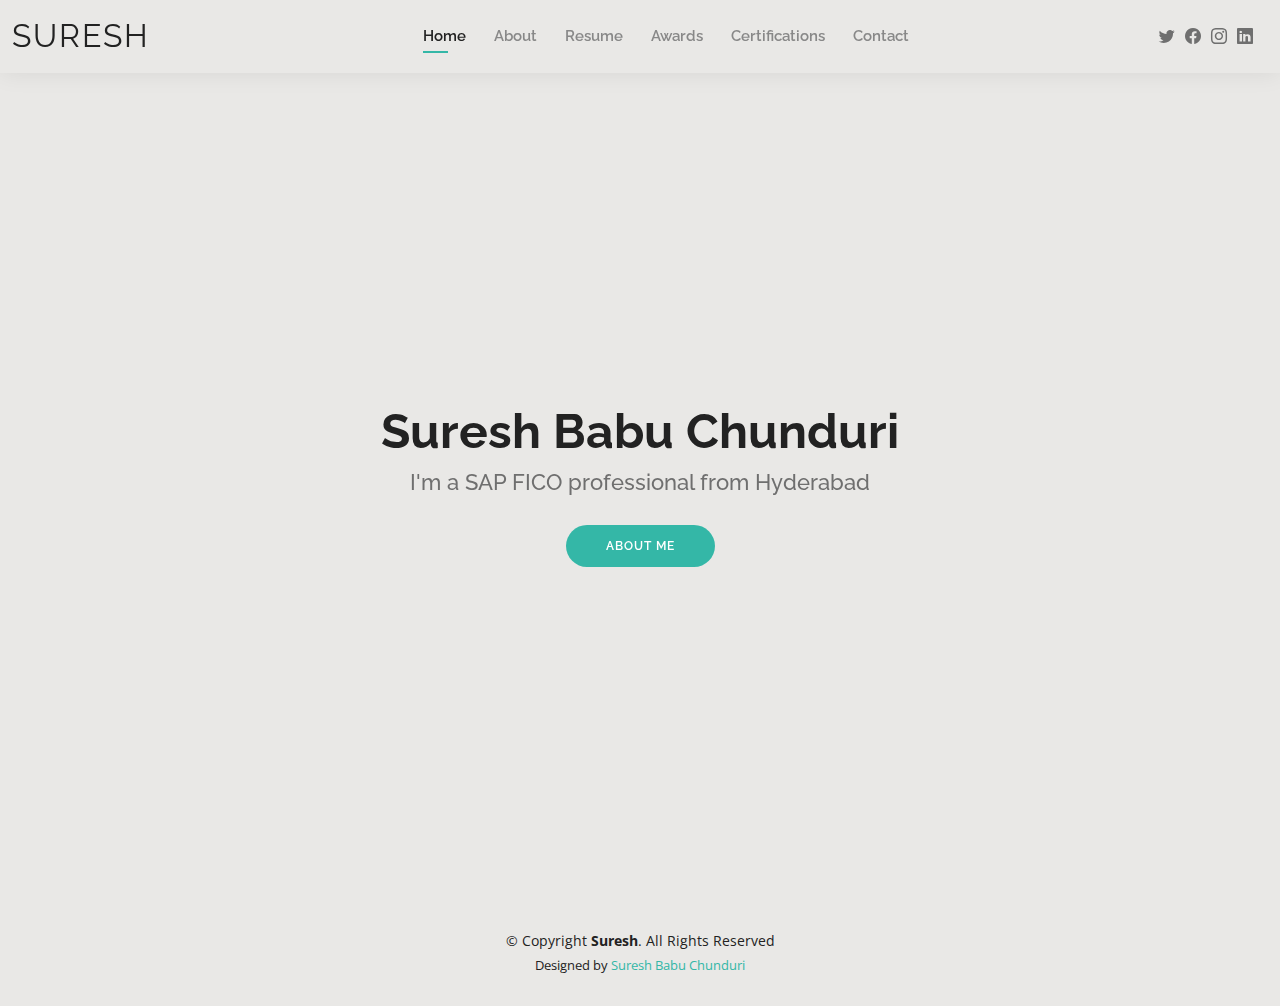
<file: index.html>
<!DOCTYPE html>
<html lang="en">

<head>
  <meta charset="utf-8">
  <meta content="width=device-width, initial-scale=1.0" name="viewport">

  <title>Suresh Bootstrap Template - Index</title>
  <meta content="" name="description">
  <meta content="" name="keywords">

  <!-- Favicons -->
  <link href="assets/img/favicon.png" rel="icon">
  <link href="assets/img/apple-touch-icon.png" rel="apple-touch-icon">

  <!-- Google Fonts -->
  <link href="https://fonts.googleapis.com/css?family=Open+Sans:300,300i,400,400i,600,600i,700,700i|Raleway:300,300i,400,400i,500,500i,600,600i,700,700i|Poppins:300,300i,400,400i,500,500i,600,600i,700,700i" rel="stylesheet">

  <!-- Vendor CSS Files -->
  <link href="assets/vendor/aos/aos.css" rel="stylesheet">
  <link href="assets/vendor/bootstrap/css/bootstrap.min.css" rel="stylesheet">
  <link href="assets/vendor/bootstrap-icons/bootstrap-icons.css" rel="stylesheet">
  <link href="assets/vendor/boxicons/css/boxicons.min.css" rel="stylesheet">
  <link href="assets/vendor/glightbox/css/glightbox.min.css" rel="stylesheet">
  <link href="assets/vendor/swiper/swiper-bundle.min.css" rel="stylesheet">

  <!-- Template Main CSS File -->
  <link href="assets/css/style.css" rel="stylesheet">

  <!-- =======================================================
  * Template Name: Suresh - v4.8.1
  * Template URL: https://bootstrapmade.com/Suresh-free-bootstrap-cv-resume-html-template/
  * Author: BootstrapMade.com
  * License: https://bootstrapmade.com/license/
  ======================================================== -->
</head>

<body>

  <!-- ======= Header ======= -->
  <header id="header" class="fixed-top">
    <div class="container-fluid d-flex justify-content-between align-items-center">

      <h1 class="logo me-auto me-lg-0"><a href="index.html">Suresh</a></h1>
      <!-- Uncomment below if you prefer to use an image logo -->
      <!-- <a href="index.html" class="logo"><img src="assets/img/logo.png" alt="" class="img-fluid"></a>-->

      <nav id="navbar" class="navbar order-last order-lg-0">
        <ul>
          <li><a class="active" href="index.html">Home</a></li>
          <li><a href="about.html">About</a></li>
          <li><a href="resume.html">Resume</a></li>
          <li><a href="awards.html">Awards</a></li>
          <li><a href="certifications.html">Certifications</a></li>
          <li><a href="contact.html">Contact</a></li>
        </ul>
        <i class="bi bi-list mobile-nav-toggle"></i>
      </nav><!-- .navbar -->

      <div class="header-social-links">
        <a href="#" class="twitter"><i class="bi bi-twitter"></i></a>
        <a href="#" class="facebook"><i class="bi bi-facebook"></i></a>
        <a href="#" class="instagram"><i class="bi bi-instagram"></i></a>
        <a href="#" class="linkedin"><i class="bi bi-linkedin"></i></i></a>
      </div>

    </div>

  </header><!-- End Header -->

  <!-- ======= Hero Section ======= -->
  <section id="hero" class="d-flex align-items-center">
    <div class="container d-flex flex-column align-items-center" data-aos="zoom-in" data-aos-delay="100">
      <h1>Suresh Babu Chunduri</h1>
      <h2>I'm a SAP FICO professional from Hyderabad</h2>
      <a href="about.html" class="btn-about">About Me</a>
    </div>
  </section><!-- End Hero -->

  <!-- ======= Footer ======= -->
  <footer id="footer">
    <div class="container">
      <div class="copyright">
        &copy; Copyright <strong><span>Suresh</span></strong>. All Rights Reserved
      </div>
      <div class="credits">
        <!-- All the links in the footer should remain intact. -->
        <!-- You can delete the links only if you purchased the pro version. -->
        <!-- Licensing information: https://bootstrapmade.com/license/ -->
        <!-- Purchase the pro version with working PHP/AJAX contact form: https://bootstrapmade.com/Suresh-free-bootstrap-cv-resume-html-template/ -->
        Designed by <a href="#">Suresh Babu Chunduri</a>
      </div>
    </div>
  </footer><!-- End  Footer -->

  <div id="preloader"></div>
  <a href="#" class="back-to-top d-flex align-items-center justify-content-center"><i class="bi bi-arrow-up-short"></i></a>

  <!-- Vendor JS Files -->
  <script src="assets/vendor/purecounter/purecounter_vanilla.js"></script>
  <script src="assets/vendor/aos/aos.js"></script>
  <script src="assets/vendor/bootstrap/js/bootstrap.bundle.min.js"></script>
  <script src="assets/vendor/glightbox/js/glightbox.min.js"></script>
  <script src="assets/vendor/isotope-layout/isotope.pkgd.min.js"></script>
  <script src="assets/vendor/swiper/swiper-bundle.min.js"></script>
  <script src="assets/vendor/waypoints/noframework.waypoints.js"></script>
  <script src="assets/vendor/php-email-form/validate.js"></script>

  <!-- Template Main JS File -->
  <script src="assets/js/main.js"></script>

</body>

</html>
</file>
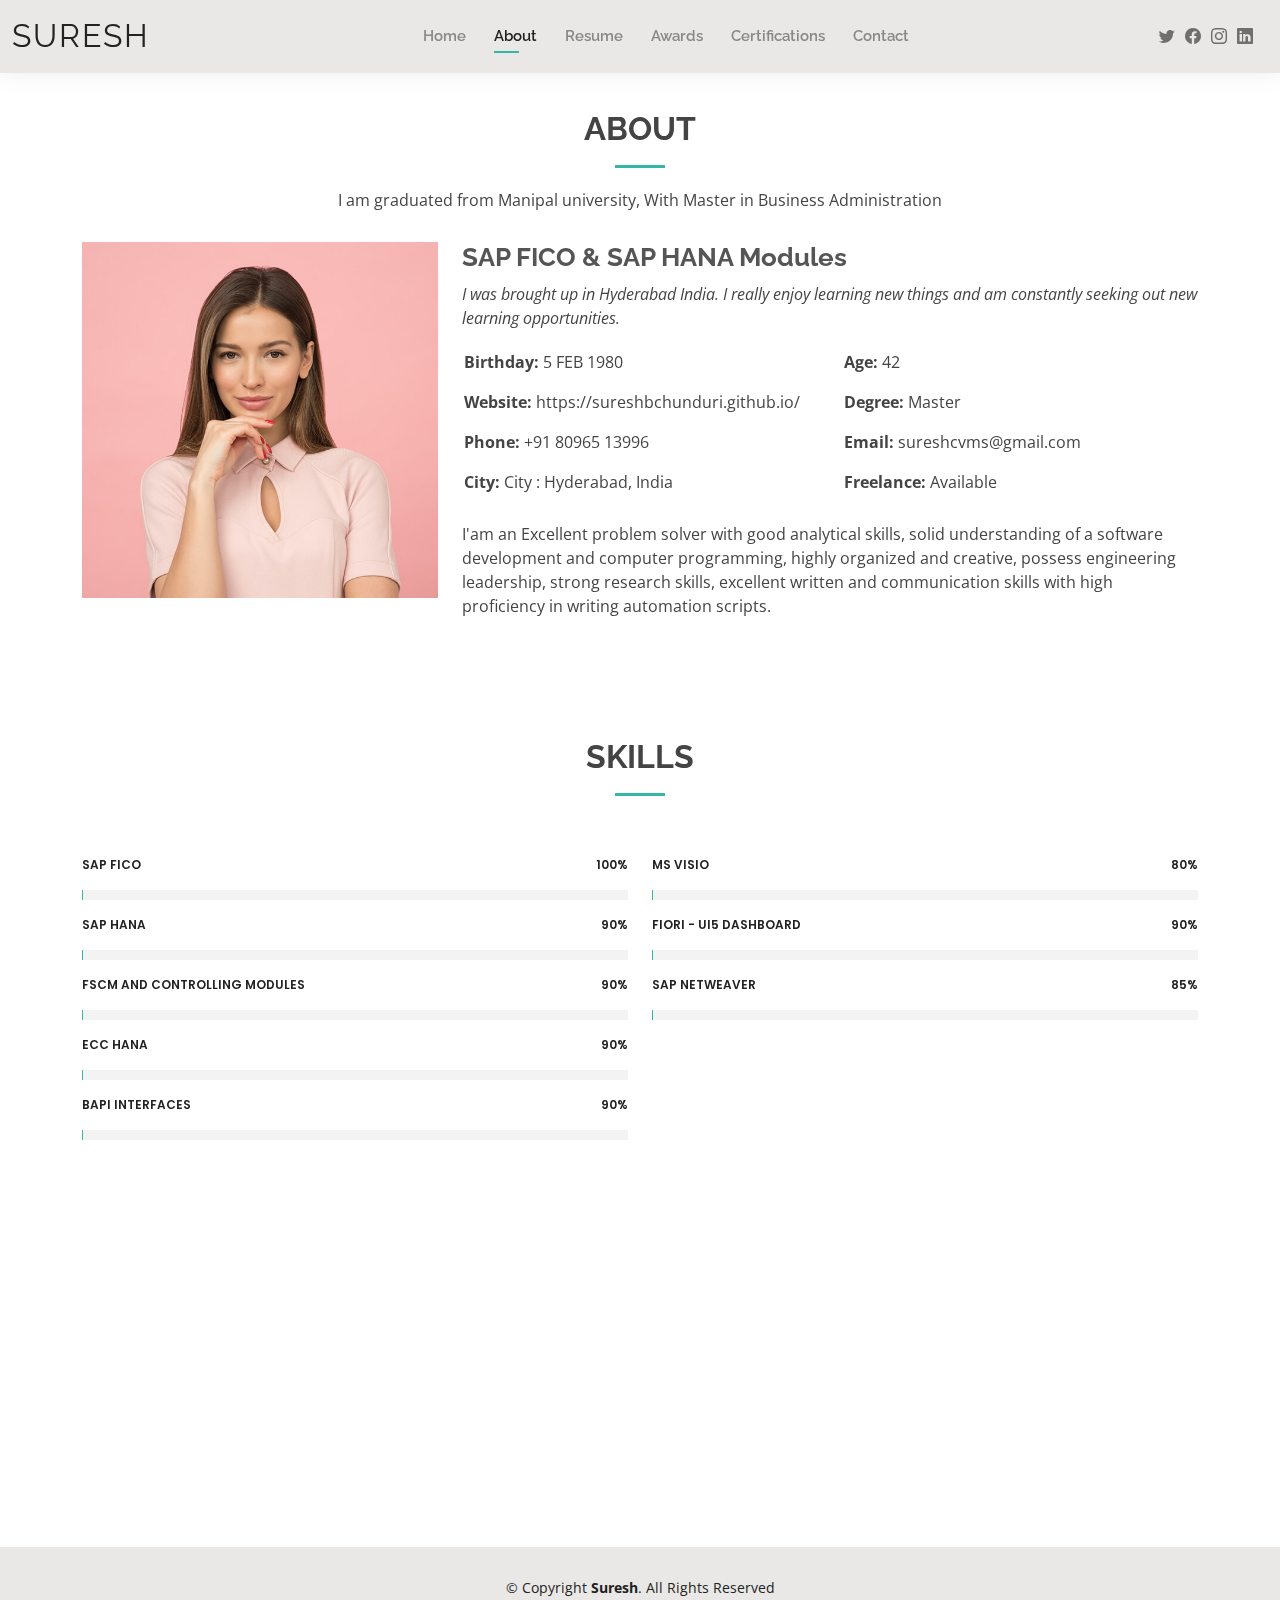
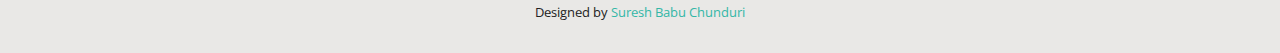
<file: about.html>
<!DOCTYPE html>
<html lang="en">

<head>
  <meta charset="utf-8">
  <meta content="width=device-width, initial-scale=1.0" name="viewport">

  <title>About - Suresh Bootstrap Template</title>
  <meta content="" name="description">
  <meta content="" name="keywords">

  <!-- Favicons -->
  <link href="assets/img/favicon.png" rel="icon">
  <link href="assets/img/apple-touch-icon.png" rel="apple-touch-icon">

  <!-- Google Fonts -->
  <link href="https://fonts.googleapis.com/css?family=Open+Sans:300,300i,400,400i,600,600i,700,700i|Raleway:300,300i,400,400i,500,500i,600,600i,700,700i|Poppins:300,300i,400,400i,500,500i,600,600i,700,700i" rel="stylesheet">

  <!-- Vendor CSS Files -->
  <link href="assets/vendor/aos/aos.css" rel="stylesheet">
  <link href="assets/vendor/bootstrap/css/bootstrap.min.css" rel="stylesheet">
  <link href="assets/vendor/bootstrap-icons/bootstrap-icons.css" rel="stylesheet">
  <link href="assets/vendor/boxicons/css/boxicons.min.css" rel="stylesheet">
  <link href="assets/vendor/glightbox/css/glightbox.min.css" rel="stylesheet">
  <link href="assets/vendor/swiper/swiper-bundle.min.css" rel="stylesheet">

  <!-- Template Main CSS File -->
  <link href="assets/css/style.css" rel="stylesheet">

  <!-- =======================================================
  * Template Name: Suresh - v4.8.1
  * Template URL: https://bootstrapmade.com/Suresh-free-bootstrap-cv-resume-html-template/
  * Author: BootstrapMade.com
  * License: https://bootstrapmade.com/license/
  ======================================================== -->
</head>

<body>

  <!-- ======= Header ======= -->
  <header id="header" class="fixed-top">
    <div class="container-fluid d-flex justify-content-between align-items-center">

      <h1 class="logo me-auto me-lg-0"><a href="index.html">Suresh</a></h1>
      <!-- Uncomment below if you prefer to use an image logo -->
      <!-- <a href="index.html" class="logo"><img src="assets/img/logo.png" alt="" class="img-fluid"></a>-->

      <nav id="navbar" class="navbar order-last order-lg-0">
        <ul>
          <li><a href="index.html">Home</a></li>
          <li><a class="active" href="about.html">About</a></li>
          <li><a href="resume.html">Resume</a></li>
          <li><a href="awards.html">Awards</a></li>
          <li><a href="certifications.html">Certifications</a></li>
          <li><a href="contact.html">Contact</a></li>
        </ul>
        <i class="bi bi-list mobile-nav-toggle"></i>
      </nav><!-- .navbar -->

      <div class="header-social-links">
        <a href="#" class="twitter"><i class="bi bi-twitter"></i></a>
        <a href="#" class="facebook"><i class="bi bi-facebook"></i></a>
        <a href="#" class="instagram"><i class="bi bi-instagram"></i></a>
        <a href="#" class="linkedin"><i class="bi bi-linkedin"></i></i></a>
      </div>

    </div>

  </header><!-- End Header -->

  <main id="main">

    <!-- ======= About Section ======= -->
    <section id="about" class="about">
      <div class="container" data-aos="fade-up">

        <div class="section-title">
          <h2>About</h2>
          <p>I am graduated from Manipal university, With Master in Business Administration</p>
        </div>

        <div class="row">
          <div class="col-lg-4">
            <img src="assets/img/about.jpg" class="img-fluid" alt="">
          </div>
          <div class="col-lg-8 pt-4 pt-lg-0 content">
            <h3>SAP FICO &amp; SAP HANA Modules</h3>
            <p class="fst-italic">
              I was brought up in Hyderabad India. I really enjoy learning new things and am constantly seeking out new learning opportunities.
            </p>
            <div class="row">
              <div class="col-lg-6">
                <ul>
                  <li><i class="bi bi-rounded-right"></i> <strong>Birthday:</strong> 5 FEB 1980</li>
                  <li><i class="bi bi-rounded-right"></i> <strong>Website:</strong> https://sureshbchunduri.github.io/</li>
                  <li><i class="bi bi-rounded-right"></i> <strong>Phone:</strong> +91 80965 13996</li>
                  <li><i class="bi bi-rounded-right"></i> <strong>City:</strong> City : Hyderabad, India</li>
                </ul>
              </div>
              <div class="col-lg-6">
                <ul>
                  <li><i class="bi bi-rounded-right"></i> <strong>Age:</strong> 42</li>
                  <li><i class="bi bi-rounded-right"></i> <strong>Degree:</strong> Master</li>
                  <li><i class="bi bi-rounded-right"></i> <strong>Email:</strong> sureshcvms@gmail.com</li>
                  <li><i class="bi bi-rounded-right"></i> <strong>Freelance:</strong> Available</li>
                </ul>
              </div>
            </div>
            <p>
              I'am an Excellent problem solver with good analytical skills, solid understanding of a software development and computer programming, highly organized and creative, possess engineering leadership, strong research skills, excellent written and communication skills with high proficiency in writing automation scripts.
            </p>
          </div>
        </div>

      </div>
    </section><!-- End About Section -->

    <!-- ======= Skills Section ======= -->
    <section id="skills" class="skills">
      <div class="container" data-aos="fade-up">

        <div class="section-title">
          <h2>Skills</h2>
          <!-- <p>Magnam dolores commodi suscipit. Necessitatibus eius consequatur ex aliquid fuga eum quidem. Sit sint consectetur velit. Quisquam quos quisquam cupiditate. Et nemo qui impedit suscipit alias ea. Quia fugiat sit in iste officiis commodi quidem hic quas.</p> -->
        </div>

        <div class="row skills-content">

          <div class="col-lg-6">

            <div class="progress">
              <span class="skill">SAP FICO <i class="val">100%</i></span>
              <div class="progress-bar-wrap">
                <div class="progress-bar" role="progressbar" aria-valuenow="100" aria-valuemin="0" aria-valuemax="100"></div>
              </div>
            </div>

            <div class="progress">
              <span class="skill">SAP HANA <i class="val">90%</i></span>
              <div class="progress-bar-wrap">
                <div class="progress-bar" role="progressbar" aria-valuenow="90" aria-valuemin="0" aria-valuemax="100"></div>
              </div>
            </div>

            <div class="progress">
              <span class="skill">FSCM and Controlling Modules <i class="val">90%</i></span>
              <div class="progress-bar-wrap">
                <div class="progress-bar" role="progressbar" aria-valuenow="90" aria-valuemin="0" aria-valuemax="100"></div>
              </div>
            </div>

          </div>

          <div class="col-lg-6">

            <div class="progress">
              <span class="skill">MS Visio <i class="val">80%</i></span>
              <div class="progress-bar-wrap">
                <div class="progress-bar" role="progressbar" aria-valuenow="80" aria-valuemin="0" aria-valuemax="100"></div>
              </div>
            </div>

            <div class="progress">
              <span class="skill">Fiori - UI5 Dashboard <i class="val">90%</i></span>
              <div class="progress-bar-wrap">
                <div class="progress-bar" role="progressbar" aria-valuenow="90" aria-valuemin="0" aria-valuemax="100"></div>
              </div>
            </div>

            <div class="progress">
              <span class="skill">SAP NetWeaver <i class="val">85%</i></span>
              <div class="progress-bar-wrap">
                <div class="progress-bar" role="progressbar" aria-valuenow="85" aria-valuemin="0" aria-valuemax="100"></div>
              </div>
            </div>

          </div>

          <div class="col-lg-6">
            <div class="progress">
              <span class="skill">ECC HANA <i class="val">90%</i></span>
              <div class="progress-bar-wrap">
                <div class="progress-bar" role="progressbar" aria-valuenow="90" aria-valuemin="0" aria-valuemax="100"></div>
              </div>
            </div>

            <div class="progress">
              <span class="skill">BAPI Interfaces <i class="val">90%</i></span>
              <div class="progress-bar-wrap">
                <div class="progress-bar" role="progressbar" aria-valuenow="90" aria-valuemin="0" aria-valuemax="100"></div>
              </div>
            </div>
          </div>

        </div>

      </div>
    </section><!-- End Skills Section -->

    <!-- ======= Facts Section ======= -->
    <section id="facts" class="facts">
      <div class="container" data-aos="fade-up">

        <div class="section-title">
          <h2>Facts</h2>
          <!-- <p>Magnam dolores commodi suscipit. Necessitatibus eius consequatur ex aliquid fuga eum quidem. Sit sint consectetur velit. Quisquam quos quisquam cupiditate. Et nemo qui impedit suscipit alias ea. Quia fugiat sit in iste officiis commodi quidem hic quas.</p> -->
        </div>

        <div class="row counters">

          <div class="col-lg-3 col-6 text-center">
            <span data-purecounter-start="0" data-purecounter-end="8" data-purecounter-duration="1" class="purecounter"></span>
            <p>Clients</p>
          </div>

          <div class="col-lg-3 col-6 text-center">
            <span data-purecounter-start="0" data-purecounter-end="8" data-purecounter-duration="1" class="purecounter"></span>
            <p>Projects</p>
          </div>

          <div class="col-lg-3 col-6 text-center">
            <span data-purecounter-start="0" data-purecounter-end="800" data-purecounter-duration="1" class="purecounter"></span>
            <p>Hours Of Support</p>
          </div>

          <div class="col-lg-3 col-6 text-center">
            <span data-purecounter-start="0" data-purecounter-end="2" data-purecounter-duration="1" class="purecounter"></span>
            <p>Certifications</p>
          </div>

        </div>

      </div>
    </section><!-- End Facts Section -->

    <!-- ======= Testimonials Section ======= -->
    <!-- End Testimonials Section -->

  </main><!-- End #main -->

  <!-- ======= Footer ======= -->
  <footer id="footer">
    <div class="container">
      <div class="copyright">
        &copy; Copyright <strong><span>Suresh</span></strong>. All Rights Reserved
      </div>
      <div class="credits">
        <!-- All the links in the footer should remain intact. -->
        <!-- You can delete the links only if you purchased the pro version. -->
        <!-- Licensing information: https://bootstrapmade.com/license/ -->
        <!-- Purchase the pro version with working PHP/AJAX contact form: https://bootstrapmade.com/Suresh-free-bootstrap-cv-resume-html-template/ -->
        Designed by <a href="#">Suresh Babu Chunduri</a>
      </div>
    </div>
  </footer><!-- End  Footer -->

  <div id="preloader"></div>
  <a href="#" class="back-to-top d-flex align-items-center justify-content-center"><i class="bi bi-arrow-up-short"></i></a>

  <!-- Vendor JS Files -->
  <script src="assets/vendor/purecounter/purecounter_vanilla.js"></script>
  <script src="assets/vendor/aos/aos.js"></script>
  <script src="assets/vendor/bootstrap/js/bootstrap.bundle.min.js"></script>
  <script src="assets/vendor/glightbox/js/glightbox.min.js"></script>
  <script src="assets/vendor/isotope-layout/isotope.pkgd.min.js"></script>
  <script src="assets/vendor/swiper/swiper-bundle.min.js"></script>
  <script src="assets/vendor/waypoints/noframework.waypoints.js"></script>
  <script src="assets/vendor/php-email-form/validate.js"></script>

  <!-- Template Main JS File -->
  <script src="assets/js/main.js"></script>

</body>

</html>
</file>
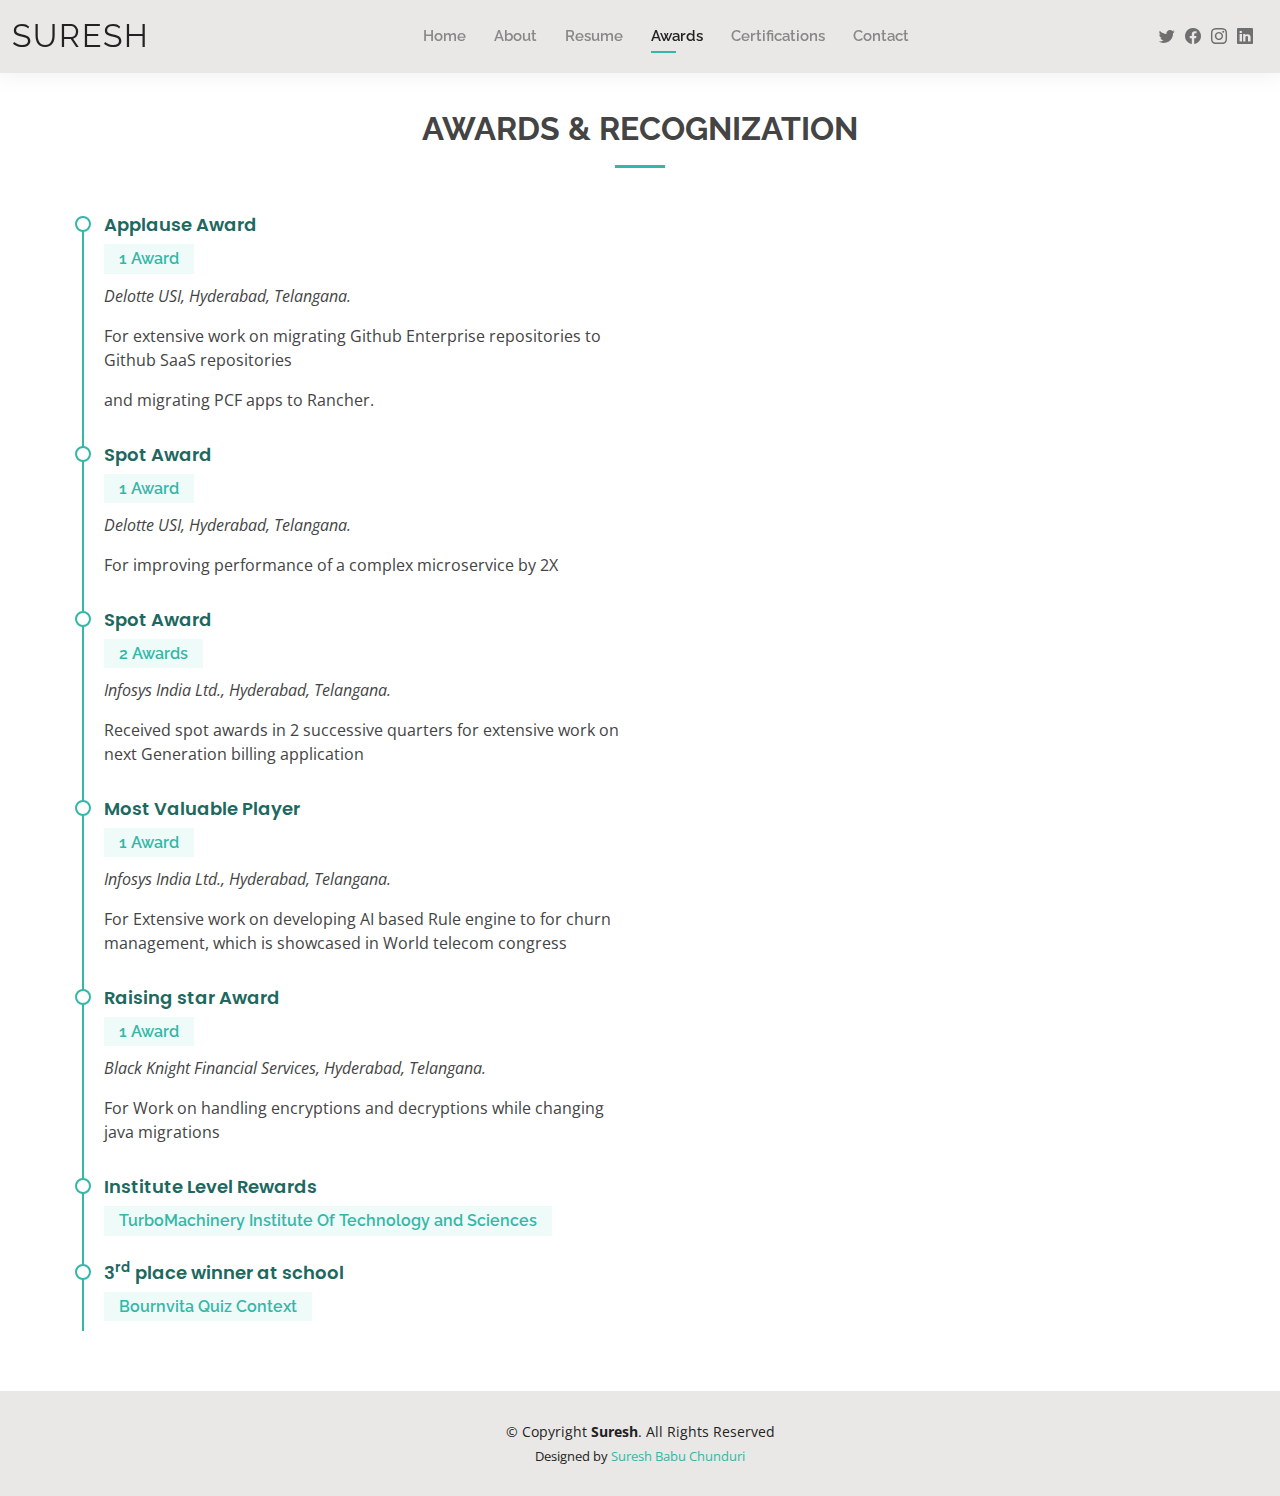
<file: awards.html>
<!DOCTYPE html>
<html lang="en">

<head>
  <meta charset="utf-8">
  <meta content="width=device-width, initial-scale=1.0" name="viewport">

  <title>Services - Suresh Bootstrap Template</title>
  <meta content="" name="description">
  <meta content="" name="keywords">

  <!-- Favicons -->
  <link href="assets/img/favicon.png" rel="icon">
  <link href="assets/img/apple-touch-icon.png" rel="apple-touch-icon">

  <!-- Google Fonts -->
  <link href="https://fonts.googleapis.com/css?family=Open+Sans:300,300i,400,400i,600,600i,700,700i|Raleway:300,300i,400,400i,500,500i,600,600i,700,700i|Poppins:300,300i,400,400i,500,500i,600,600i,700,700i" rel="stylesheet">

  <!-- Vendor CSS Files -->
  <link href="assets/vendor/aos/aos.css" rel="stylesheet">
  <link href="assets/vendor/bootstrap/css/bootstrap.min.css" rel="stylesheet">
  <link href="assets/vendor/bootstrap-icons/bootstrap-icons.css" rel="stylesheet">
  <link href="assets/vendor/boxicons/css/boxicons.min.css" rel="stylesheet">
  <link href="assets/vendor/glightbox/css/glightbox.min.css" rel="stylesheet">
  <link href="assets/vendor/swiper/swiper-bundle.min.css" rel="stylesheet">

  <!-- Template Main CSS File -->
  <link href="assets/css/style.css" rel="stylesheet">

  <!-- =======================================================
  * Template Name: Suresh - v4.8.1
  * Template URL: https://bootstrapmade.com/Suresh-free-bootstrap-cv-resume-html-template/
  * Author: BootstrapMade.com
  * License: https://bootstrapmade.com/license/
  ======================================================== -->
</head>

<body>

  <!-- ======= Header ======= -->
  <header id="header" class="fixed-top">
    <div class="container-fluid d-flex justify-content-between align-items-center">

      <h1 class="logo me-auto me-lg-0"><a href="index.html">Suresh</a></h1>
      <!-- Uncomment below if you prefer to use an image logo -->
      <!-- <a href="index.html" class="logo"><img src="assets/img/logo.png" alt="" class="img-fluid"></a>-->

      <nav id="navbar" class="navbar order-last order-lg-0">
        <ul>
          <li><a href="index.html">Home</a></li>
          <li><a href="about.html">About</a></li>
          <li><a href="resume.html">Resume</a></li>
          <li><a class="active" href="awards.html">Awards</a></li>
          <li><a href="certifications.html">Certifications</a></li>
          <li><a href="contact.html">Contact</a></li>
        </ul>
        <i class="bi bi-list mobile-nav-toggle"></i>
      </nav><!-- .navbar -->

      <div class="header-social-links">
        <a href="#" class="twitter"><i class="bi bi-twitter"></i></a>
        <a href="#" class="facebook"><i class="bi bi-facebook"></i></a>
        <a href="#" class="instagram"><i class="bi bi-instagram"></i></a>
        <a href="#" class="linkedin"><i class="bi bi-linkedin"></i></i></a>
      </div>

    </div>

  </header><!-- End Header -->

  <main id="main">
    <!-- ======= Awards Section ======= -->
    <section id="awards" class="resume">
      <div class="container">
  
        <div class="section-title">
          <h2>Awards &amp; Recognization</h2>
        </div>
  
        <div class="row">
          <div class="col-lg-6">
            <div class="resume-item">
              <h4>Applause Award</h4>
              <h5>1 Award</h5>
              <p><em>Delotte USI, Hyderabad, Telangana. </em></p>
              <p>For extensive work on migrating Github Enterprise repositories to Github SaaS repositories</p>
              <p>and migrating PCF apps to Rancher. </p>
            </div>
            <div class="resume-item">
              <h4>Spot Award</h4>
              <h5>1 Award</h5>
              <p><em>Delotte USI, Hyderabad, Telangana. </em></p>
              <p>For improving performance of a  complex microservice by 2X</p>
            </div>
            <div class="resume-item">
              <h4>Spot Award</h4>
              <h5>2 Awards</h5>
              <p><em>Infosys India Ltd., Hyderabad, Telangana. </em></p>
              <p>Received spot awards in 2 successive quarters for extensive work on next Generation billing application</p>
            </div>
            <div class="resume-item">
              <h4>Most Valuable Player</h4>
              <h5>1 Award</h5>
              <p><em>Infosys India Ltd., Hyderabad, Telangana. </em></p>
              <p>For Extensive work on developing AI based Rule engine to for churn management, which is showcased in World telecom congress</p>
            </div>
            <div class="resume-item">
              <h4>Raising star Award</h4>
              <h5>1 Award</h5>
              <p><em>Black Knight Financial Services, Hyderabad, Telangana. </em></p>
              <p>For Work on handling encryptions and decryptions while changing java migrations</p>
            </div>
            <div class="resume-item">
              <h4>Institute Level Rewards</h4>
              <h5>TurboMachinery Institute Of Technology and Sciences</h5>
            </div>
            <div class="resume-item">
              <h4>3<sup>rd</sup> place winner at school</h4>
              <h5>Bournvita Quiz Context</h5>
            </div>
          </div>
    </section><!-- End of Awards Section -->

  </main><!-- End #main -->

  <!-- ======= Footer ======= -->
  <footer id="footer">
    <div class="container">
      <div class="copyright">
        &copy; Copyright <strong><span>Suresh</span></strong>. All Rights Reserved
      </div>
      <div class="credits">
        <!-- All the links in the footer should remain intact. -->
        <!-- You can delete the links only if you purchased the pro version. -->
        <!-- Licensing information: https://bootstrapmade.com/license/ -->
        <!-- Purchase the pro version with working PHP/AJAX contact form: https://bootstrapmade.com/Suresh-free-bootstrap-cv-resume-html-template/ -->
        Designed by <a href="#">Suresh Babu Chunduri</a>
      </div>
    </div>
  </footer><!-- End  Footer -->

  <div id="preloader"></div>
  <a href="#" class="back-to-top d-flex align-items-center justify-content-center"><i class="bi bi-arrow-up-short"></i></a>

  <!-- Vendor JS Files -->
  <script src="assets/vendor/purecounter/purecounter_vanilla.js"></script>
  <script src="assets/vendor/aos/aos.js"></script>
  <script src="assets/vendor/bootstrap/js/bootstrap.bundle.min.js"></script>
  <script src="assets/vendor/glightbox/js/glightbox.min.js"></script>
  <script src="assets/vendor/isotope-layout/isotope.pkgd.min.js"></script>
  <script src="assets/vendor/swiper/swiper-bundle.min.js"></script>
  <script src="assets/vendor/waypoints/noframework.waypoints.js"></script>
  <script src="assets/vendor/php-email-form/validate.js"></script>

  <!-- Template Main JS File -->
  <script src="assets/js/main.js"></script>

</body>

</html>
</file>
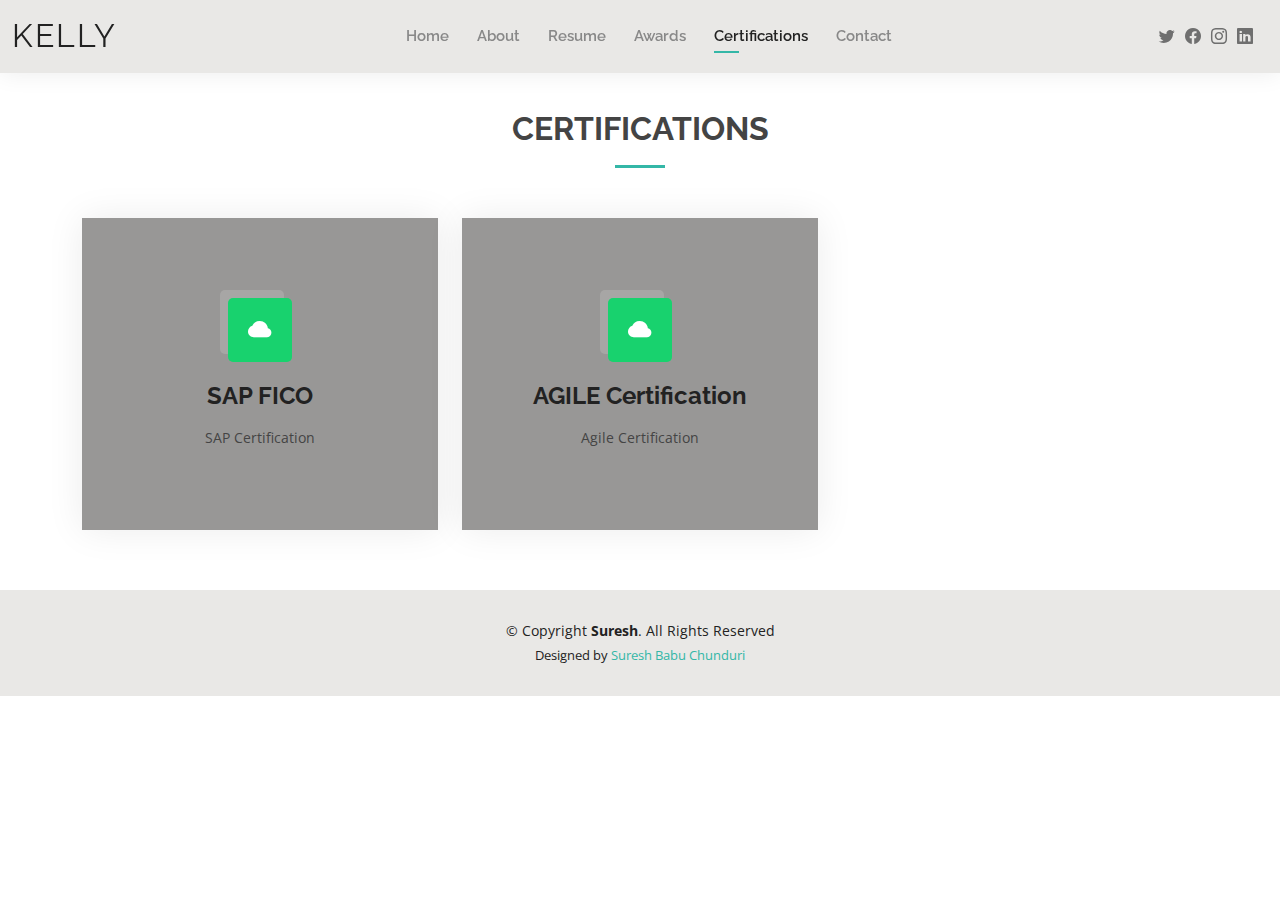
<file: certifications.html>
<!DOCTYPE html>
<html lang="en">

<head>
  <meta charset="utf-8">
  <meta content="width=device-width, initial-scale=1.0" name="viewport">

  <title>Portfolio - Kelly Bootstrap Template</title>
  <meta content="" name="description">
  <meta content="" name="keywords">

  <!-- Favicons -->
  <link href="assets/img/favicon.png" rel="icon">
  <link href="assets/img/apple-touch-icon.png" rel="apple-touch-icon">

  <!-- Google Fonts -->
  <link
    href="https://fonts.googleapis.com/css?family=Open+Sans:300,300i,400,400i,600,600i,700,700i|Raleway:300,300i,400,400i,500,500i,600,600i,700,700i|Poppins:300,300i,400,400i,500,500i,600,600i,700,700i"
    rel="stylesheet">

  <!-- Vendor CSS Files -->
  <link href="assets/vendor/aos/aos.css" rel="stylesheet">
  <link href="assets/vendor/bootstrap/css/bootstrap.min.css" rel="stylesheet">
  <link href="assets/vendor/bootstrap-icons/bootstrap-icons.css" rel="stylesheet">
  <link href="assets/vendor/boxicons/css/boxicons.min.css" rel="stylesheet">
  <link href="assets/vendor/glightbox/css/glightbox.min.css" rel="stylesheet">
  <link href="assets/vendor/swiper/swiper-bundle.min.css" rel="stylesheet">

  <!-- Template Main CSS File -->
  <link href="assets/css/style.css" rel="stylesheet">

  <!-- =======================================================
  * Template Name: Kelly - v4.8.1
  * Template URL: https://bootstrapmade.com/kelly-free-bootstrap-cv-resume-html-template/
  * Author: BootstrapMade.com
  * License: https://bootstrapmade.com/license/
  ======================================================== -->
</head>

<body>

  <!-- ======= Header ======= -->
  <header id="header" class="fixed-top">
    <div class="container-fluid d-flex justify-content-between align-items-center">

      <h1 class="logo me-auto me-lg-0"><a href="index.html">Kelly</a></h1>
      <!-- Uncomment below if you prefer to use an image logo -->
      <!-- <a href="index.html" class="logo"><img src="assets/img/logo.png" alt="" class="img-fluid"></a>-->

      <nav id="navbar" class="navbar order-last order-lg-0">
        <ul>
          <li><a href="index.html">Home</a></li>
          <li><a href="about.html">About</a></li>
          <li><a href="resume.html">Resume</a></li>
          <li><a href="awards.html">Awards</a></li>
          <li><a class="active" href="certifications.html">Certifications</a></li>
          <li><a href="contact.html">Contact</a></li>
        </ul>
        <i class="bi bi-list mobile-nav-toggle"></i>
      </nav><!-- .navbar -->

      <div class="header-social-links">
        <a href="#" class="twitter"><i class="bi bi-twitter"></i></a>
        <a href="#" class="facebook"><i class="bi bi-facebook"></i></a>
        <a href="#" class="instagram"><i class="bi bi-instagram"></i></a>
        <a href="#" class="linkedin"><i class="bi bi-linkedin"></i></i></a>
      </div>

    </div>

  </header><!-- End Header -->

  <main id="main">

    <section id="services" class="services">
      <div class="container">

        <div class="section-title">
          <h2>Certifications</h2>
          <!-- <p>My Services</p> -->
        </div>

        <div class="row">
          <div class="col-lg-4 col-md-6 align-items-stretch">
            <div class="icon-box">
              <div class="icon"><i class="bx bxs-cloud"></i></div>
              <h4><a href="#" target="_blank">SAP
                  FICO</a></h4>
              <p>SAP Certification</p>
            </div>
          </div>

          <!-- https://www.credly.com/badges/ae9c3668-1346-4ea0-b5e6-5901f151899f -->
          <div class="col-lg-4 col-md-6 align-items-stretch">
            <div class="icon-box">
              <div class="icon"><i class="bx bxs-cloud"></i></div>
              <h4><a href="#" target="_blank">AGILE
                  Certification</a></h4>
              <p>Agile Certification</p>
            </div>
          </div>
        </div>

      </div>
    </section>

  </main><!-- End #main -->

  <!-- ======= Footer ======= -->
  <footer id="footer">
    <div class="container">
      <div class="copyright">
        &copy; Copyright <strong><span>Suresh</span></strong>. All Rights Reserved
      </div>
      <div class="credits">
        <!-- All the links in the footer should remain intact. -->
        <!-- You can delete the links only if you purchased the pro version. -->
        <!-- Licensing information: https://bootstrapmade.com/license/ -->
        <!-- Purchase the pro version with working PHP/AJAX contact form: https://bootstrapmade.com/kelly-free-bootstrap-cv-resume-html-template/ -->
        Designed by <a href="#">Suresh Babu Chunduri</a>
      </div>
    </div>
  </footer><!-- End  Footer -->

  <div id="preloader"></div>
  <a href="#" class="back-to-top d-flex align-items-center justify-content-center"><i
      class="bi bi-arrow-up-short"></i></a>

  <!-- Vendor JS Files -->
  <script src="assets/vendor/purecounter/purecounter_vanilla.js"></script>
  <script src="assets/vendor/aos/aos.js"></script>
  <script src="assets/vendor/bootstrap/js/bootstrap.bundle.min.js"></script>
  <script src="assets/vendor/glightbox/js/glightbox.min.js"></script>
  <script src="assets/vendor/isotope-layout/isotope.pkgd.min.js"></script>
  <script src="assets/vendor/swiper/swiper-bundle.min.js"></script>
  <script src="assets/vendor/waypoints/noframework.waypoints.js"></script>
  <script src="assets/vendor/php-email-form/validate.js"></script>

  <!-- Template Main JS File -->
  <script src="assets/js/main.js"></script>

</body>

</html>
</file>
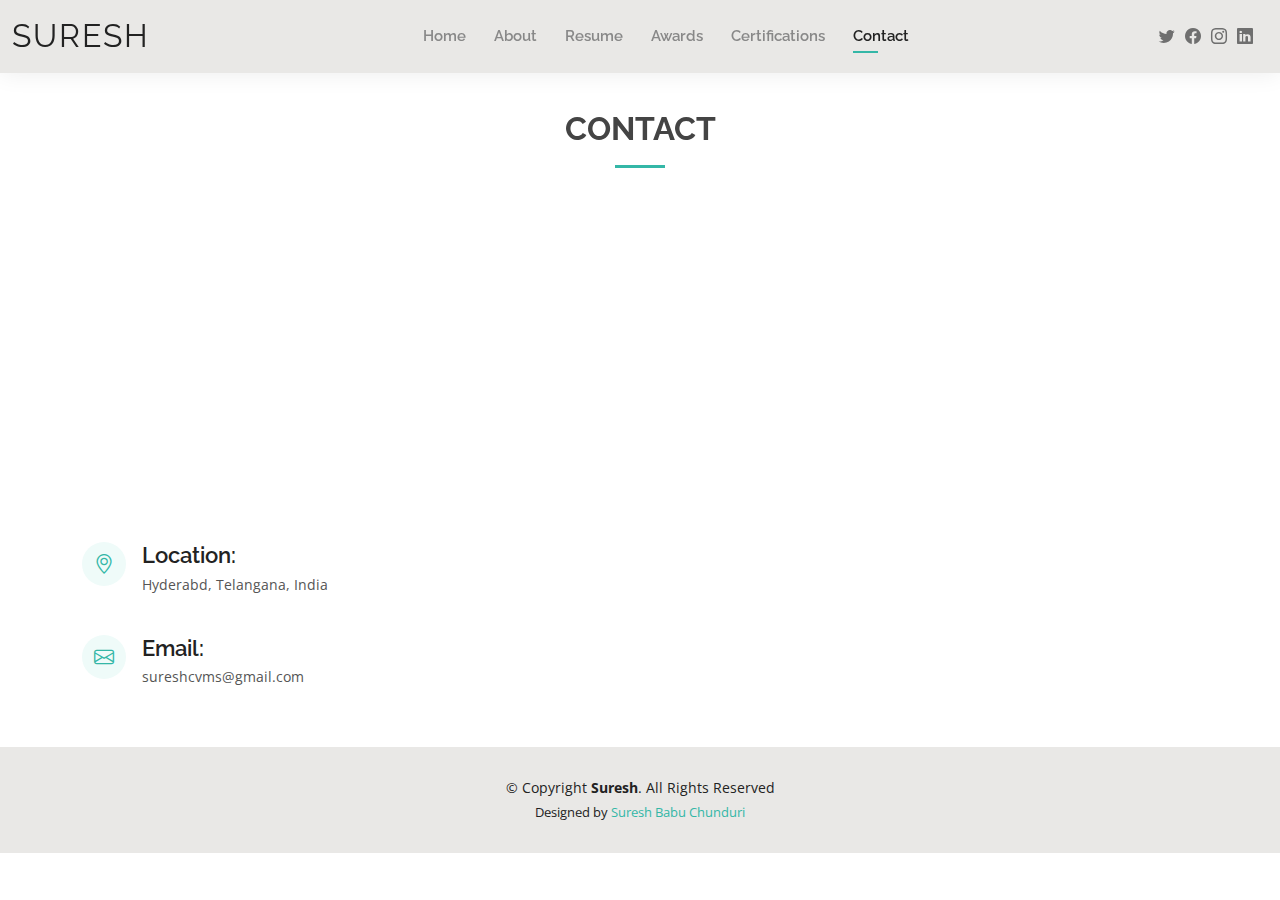
<file: contact.html>
<!DOCTYPE html>
<html lang="en">

<head>
  <meta charset="utf-8">
  <meta content="width=device-width, initial-scale=1.0" name="viewport">

  <title>Contact - Suresh Bootstrap Template</title>
  <meta content="" name="description">
  <meta content="" name="keywords">

  <!-- Favicons -->
  <link href="assets/img/favicon.png" rel="icon">
  <link href="assets/img/apple-touch-icon.png" rel="apple-touch-icon">

  <!-- Google Fonts -->
  <link href="https://fonts.googleapis.com/css?family=Open+Sans:300,300i,400,400i,600,600i,700,700i|Raleway:300,300i,400,400i,500,500i,600,600i,700,700i|Poppins:300,300i,400,400i,500,500i,600,600i,700,700i" rel="stylesheet">

  <!-- Vendor CSS Files -->
  <link href="assets/vendor/aos/aos.css" rel="stylesheet">
  <link href="assets/vendor/bootstrap/css/bootstrap.min.css" rel="stylesheet">
  <link href="assets/vendor/bootstrap-icons/bootstrap-icons.css" rel="stylesheet">
  <link href="assets/vendor/boxicons/css/boxicons.min.css" rel="stylesheet">
  <link href="assets/vendor/glightbox/css/glightbox.min.css" rel="stylesheet">
  <link href="assets/vendor/swiper/swiper-bundle.min.css" rel="stylesheet">

  <!-- Template Main CSS File -->
  <link href="assets/css/style.css" rel="stylesheet">

  <!-- =======================================================
  * Template Name: Suresh - v4.8.1
  * Template URL: https://bootstrapmade.com/Suresh-free-bootstrap-cv-resume-html-template/
  * Author: BootstrapMade.com
  * License: https://bootstrapmade.com/license/
  ======================================================== -->
</head>

<body>

  <!-- ======= Header ======= -->
  <header id="header" class="fixed-top">
    <div class="container-fluid d-flex justify-content-between align-items-center">

      <h1 class="logo me-auto me-lg-0"><a href="index.html">Suresh</a></h1>
      <!-- Uncomment below if you prefer to use an image logo -->
      <!-- <a href="index.html" class="logo"><img src="assets/img/logo.png" alt="" class="img-fluid"></a>-->

      <nav id="navbar" class="navbar order-last order-lg-0">
        <ul>
          <li><a href="index.html">Home</a></li>
          <li><a href="about.html">About</a></li>
          <li><a href="resume.html">Resume</a></li>
          <li><a href="awards.html">Awards</a></li>
          <li><a href="certifications.html">Certifications</a></li>
          <li><a class="active" href="contact.html">Contact</a></li>
        </ul>
        <i class="bi bi-list mobile-nav-toggle"></i>
      </nav><!-- .navbar -->

      <div class="header-social-links">
        <a href="#" class="twitter"><i class="bi bi-twitter"></i></a>
        <a href="#" class="facebook"><i class="bi bi-facebook"></i></a>
        <a href="#" class="instagram"><i class="bi bi-instagram"></i></a>
        <a href="#" class="linkedin"><i class="bi bi-linkedin"></i></i></a>
      </div>

    </div>

  </header><!-- End Header -->

  <main id="main">

    <!-- ======= Contact Section ======= -->
    <section id="contact" class="contact">
      <div class="container" data-aos="fade-up">

        <div class="section-title">
          <h2>Contact</h2>
        </div>

        <div>
          <iframe style="border:0; width: 100%; height: 270px;" src="https://www.google.com/maps/embed?pb=!1m18!1m12!1m3!1d243647.31698248573!2d78.26795853991645!3d17.4122998009489!2m3!1f0!2f0!3f0!3m2!1i1024!2i768!4f13.1!3m3!1m2!1s0x3bcb99daeaebd2c7%3A0xae93b78392bafbc2!2sHyderabad%2C%20Telangana!5e0!3m2!1sen!2sin!4v1659529464352!5m2!1sen!2sin" width="600" height="450" style="border:0;" allowfullscreen="" loading="lazy" referrerpolicy="no-referrer-when-downgrade"></iframe>
        </div>

        <div class="row mt-5">

          <div class="col-lg-4">
            <div class="info">
              <div class="address">
                <i class="bi bi-geo-alt"></i>
                <h4>Location:</h4>
                <p>Hyderabd, Telangana, India</p>
              </div>

              <div class="email">
                <i class="bi bi-envelope"></i>
                <h4>Email:</h4>
                <p>sureshcvms@gmail.com</p>
              </div>

              <!-- <div class="phone">
                <i class="bi bi-phone"></i>
                <h4>Call:</h4>
                <p>+1 5589 55488 55</p>
              </div> -->

            </div>

          </div>

          <!-- <div class="col-lg-8 mt-5 mt-lg-0">

            <form action="forms/contact.php" method="post" role="form" class="php-email-form">
              <div class="row">
                <div class="col-md-6 form-group">
                  <input type="text" name="name" class="form-control" id="name" placeholder="Your Name" required>
                </div>
                <div class="col-md-6 form-group mt-3 mt-md-0">
                  <input type="email" class="form-control" name="email" id="email" placeholder="Your Email" required>
                </div>
              </div>
              <div class="form-group mt-3">
                <input type="text" class="form-control" name="subject" id="subject" placeholder="Subject" required>
              </div>
              <div class="form-group mt-3">
                <textarea class="form-control" name="message" rows="5" placeholder="Message" required></textarea>
              </div>
              <div class="my-3">
                <div class="loading">Loading</div>
                <div class="error-message"></div>
                <div class="sent-message">Your message has been sent. Thank you!</div>
              </div>
              <div class="text-center"><button type="submit">Send Message</button></div>
            </form>

          </div> -->

        </div>

      </div>
    </section><!-- End Contact Section -->

  </main><!-- End #main -->

  <!-- ======= Footer ======= -->
  <footer id="footer">
    <div class="container">
      <div class="copyright">
        &copy; Copyright <strong><span>Suresh</span></strong>. All Rights Reserved
      </div>
      <div class="credits">
        <!-- All the links in the footer should remain intact. -->
        <!-- You can delete the links only if you purchased the pro version. -->
        <!-- Licensing information: https://bootstrapmade.com/license/ -->
        <!-- Purchase the pro version with working PHP/AJAX contact form: https://bootstrapmade.com/Suresh-free-bootstrap-cv-resume-html-template/ -->
        Designed by <a href="#">Suresh Babu Chunduri</a>
      </div>
    </div>
  </footer><!-- End  Footer -->

  <div id="preloader"></div>
  <a href="#" class="back-to-top d-flex align-items-center justify-content-center"><i class="bi bi-arrow-up-short"></i></a>

  <!-- Vendor JS Files -->
  <script src="assets/vendor/purecounter/purecounter_vanilla.js"></script>
  <script src="assets/vendor/aos/aos.js"></script>
  <script src="assets/vendor/bootstrap/js/bootstrap.bundle.min.js"></script>
  <script src="assets/vendor/glightbox/js/glightbox.min.js"></script>
  <script src="assets/vendor/isotope-layout/isotope.pkgd.min.js"></script>
  <script src="assets/vendor/swiper/swiper-bundle.min.js"></script>
  <script src="assets/vendor/waypoints/noframework.waypoints.js"></script>
  <script src="assets/vendor/php-email-form/validate.js"></script>

  <!-- Template Main JS File -->
  <script src="assets/js/main.js"></script>

</body>

</html>
</file>
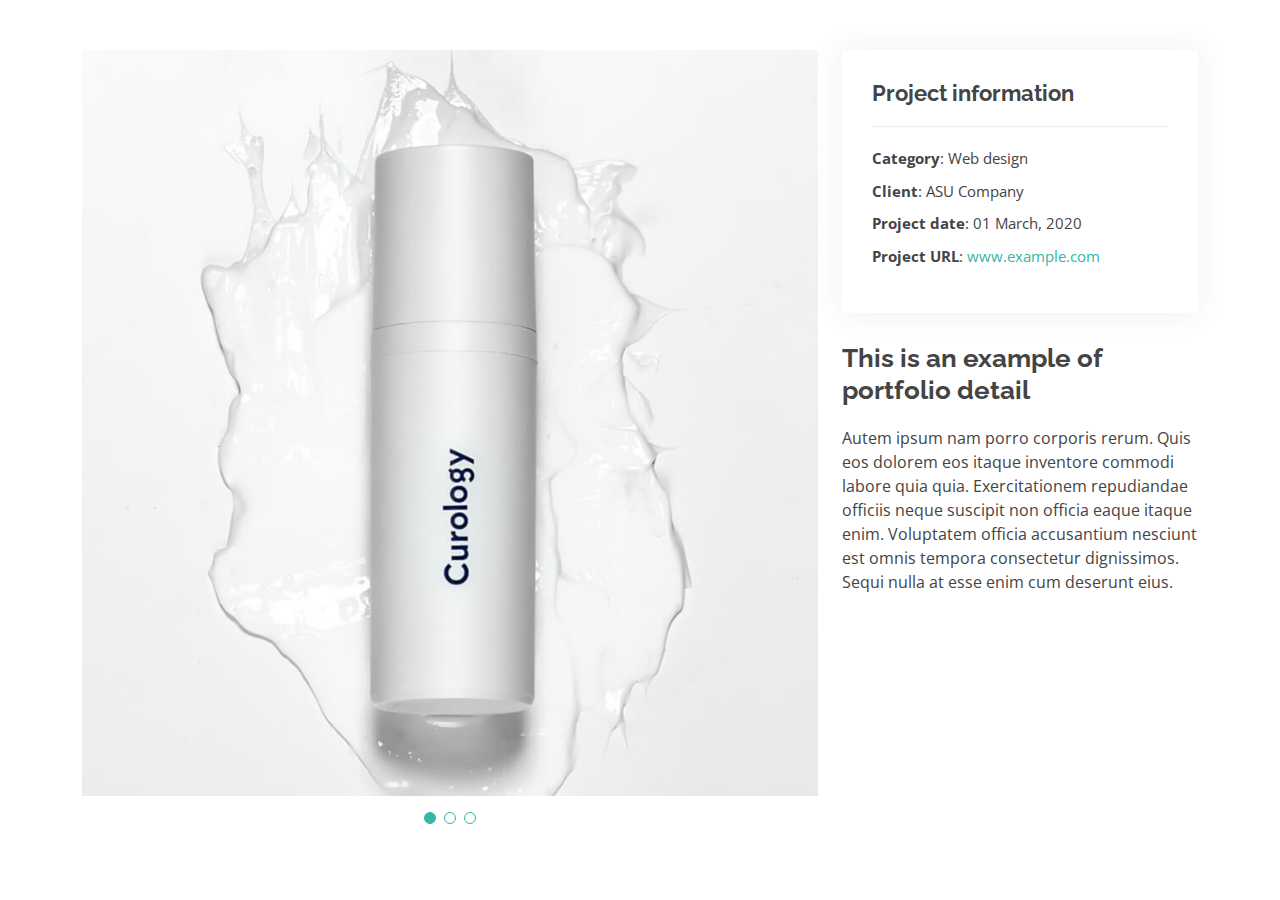
<file: portfolio-details.html>
<!DOCTYPE html>
<html lang="en">

<head>
  <meta charset="utf-8">
  <meta content="width=device-width, initial-scale=1.0" name="viewport">

  <title>Portfolio Details - Suresh Bootstrap Template</title>
  <meta content="" name="description">
  <meta content="" name="keywords">

  <!-- Favicons -->
  <link href="assets/img/favicon.png" rel="icon">
  <link href="assets/img/apple-touch-icon.png" rel="apple-touch-icon">

  <!-- Google Fonts -->
  <link href="https://fonts.googleapis.com/css?family=Open+Sans:300,300i,400,400i,600,600i,700,700i|Raleway:300,300i,400,400i,500,500i,600,600i,700,700i|Poppins:300,300i,400,400i,500,500i,600,600i,700,700i" rel="stylesheet">

  <!-- Vendor CSS Files -->
  <link href="assets/vendor/aos/aos.css" rel="stylesheet">
  <link href="assets/vendor/bootstrap/css/bootstrap.min.css" rel="stylesheet">
  <link href="assets/vendor/bootstrap-icons/bootstrap-icons.css" rel="stylesheet">
  <link href="assets/vendor/boxicons/css/boxicons.min.css" rel="stylesheet">
  <link href="assets/vendor/glightbox/css/glightbox.min.css" rel="stylesheet">
  <link href="assets/vendor/swiper/swiper-bundle.min.css" rel="stylesheet">

  <!-- Template Main CSS File -->
  <link href="assets/css/style.css" rel="stylesheet">

  <!-- =======================================================
  * Template Name: Suresh - v4.8.1
  * Template URL: https://bootstrapmade.com/Suresh-free-bootstrap-cv-resume-html-template/
  * Author: BootstrapMade.com
  * License: https://bootstrapmade.com/license/
  ======================================================== -->
</head>

<body>

  <main id="main">

    <!-- ======= Portfolio Details Section ======= -->
    <section id="portfolio-details" class="portfolio-details">
      <div class="container">

        <div class="row gy-4">

          <div class="col-lg-8">
            <div class="portfolio-details-slider swiper">
              <div class="swiper-wrapper align-items-center">

                <div class="swiper-slide">
                  <img src="assets/img/portfolio/portfolio-1.jpg" alt="">
                </div>

                <div class="swiper-slide">
                  <img src="assets/img/portfolio/portfolio-2.jpg" alt="">
                </div>

                <div class="swiper-slide">
                  <img src="assets/img/portfolio/portfolio-3.jpg" alt="">
                </div>

              </div>
              <div class="swiper-pagination"></div>
            </div>
          </div>

          <div class="col-lg-4">
            <div class="portfolio-info">
              <h3>Project information</h3>
              <ul>
                <li><strong>Category</strong>: Web design</li>
                <li><strong>Client</strong>: ASU Company</li>
                <li><strong>Project date</strong>: 01 March, 2020</li>
                <li><strong>Project URL</strong>: <a href="#">www.example.com</a></li>
              </ul>
            </div>
            <div class="portfolio-description">
              <h2>This is an example of portfolio detail</h2>
              <p>
                Autem ipsum nam porro corporis rerum. Quis eos dolorem eos itaque inventore commodi labore quia quia. Exercitationem repudiandae officiis neque suscipit non officia eaque itaque enim. Voluptatem officia accusantium nesciunt est omnis tempora consectetur dignissimos. Sequi nulla at esse enim cum deserunt eius.
              </p>
            </div>
          </div>

        </div>

      </div>
    </section><!-- End Portfolio Details Section -->

  </main><!-- End #main -->

  <div id="preloader"></div>
  <a href="#" class="back-to-top d-flex align-items-center justify-content-center"><i class="bi bi-arrow-up-short"></i></a>

  <!-- Vendor JS Files -->
  <script src="assets/vendor/purecounter/purecounter_vanilla.js"></script>
  <script src="assets/vendor/aos/aos.js"></script>
  <script src="assets/vendor/bootstrap/js/bootstrap.bundle.min.js"></script>
  <script src="assets/vendor/glightbox/js/glightbox.min.js"></script>
  <script src="assets/vendor/isotope-layout/isotope.pkgd.min.js"></script>
  <script src="assets/vendor/swiper/swiper-bundle.min.js"></script>
  <script src="assets/vendor/waypoints/noframework.waypoints.js"></script>
  <script src="assets/vendor/php-email-form/validate.js"></script>

  <!-- Template Main JS File -->
  <script src="assets/js/main.js"></script>

</body>

</html>
</file>
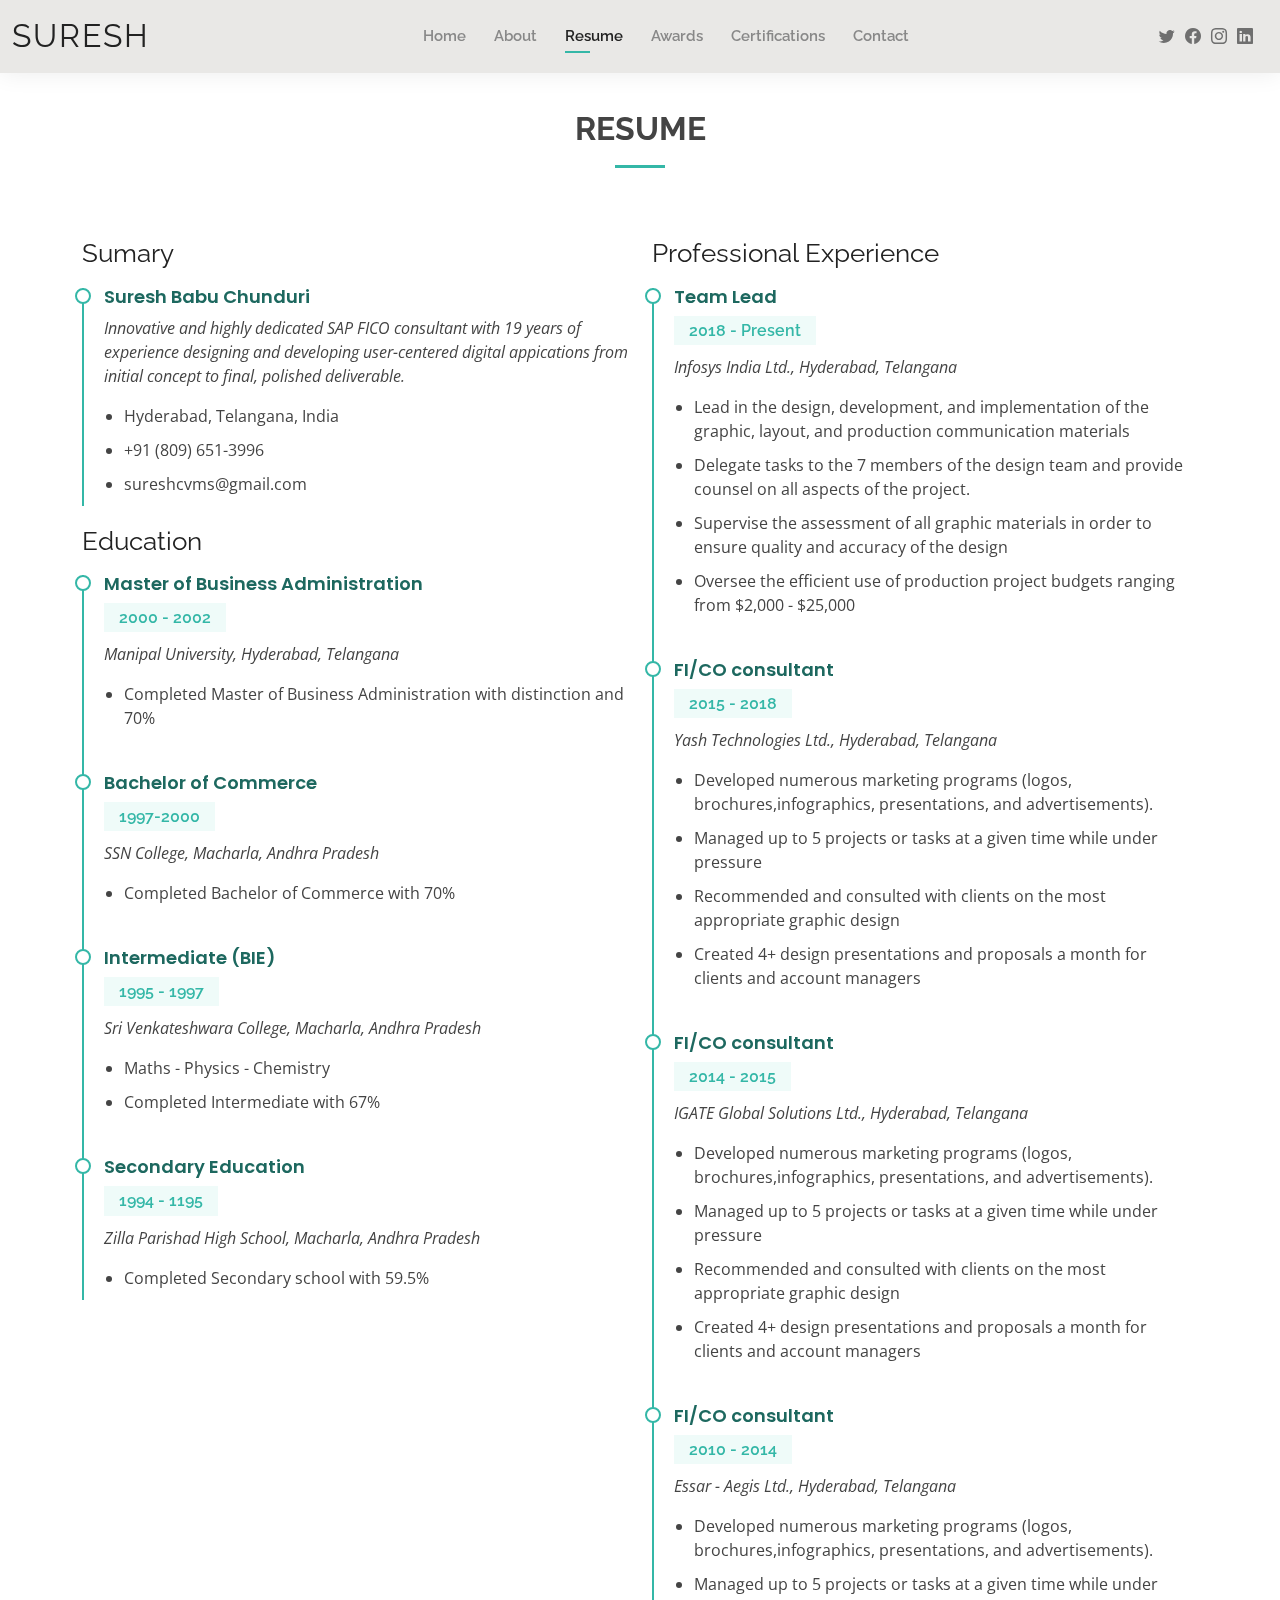
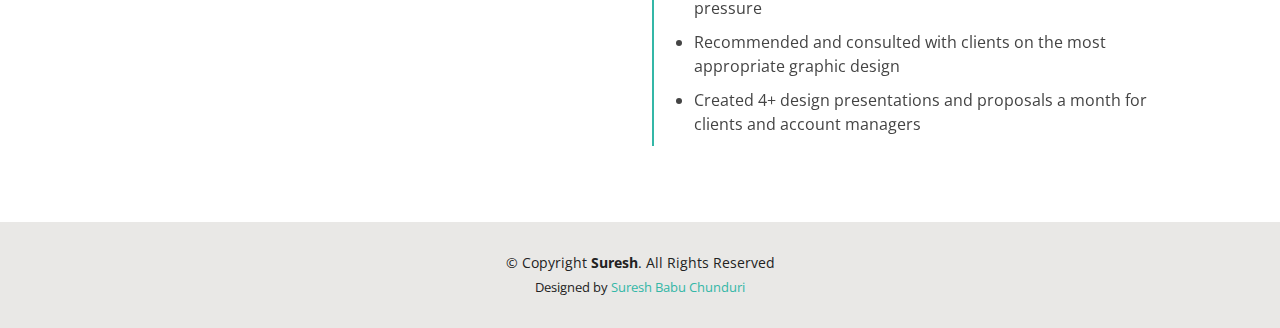
<file: resume.html>
<!DOCTYPE html>
<html lang="en">

<head>
  <meta charset="utf-8">
  <meta content="width=device-width, initial-scale=1.0" name="viewport">

  <title>Resume - Suresh Bootstrap Template</title>
  <meta content="" name="description">
  <meta content="" name="keywords">

  <!-- Favicons -->
  <link href="assets/img/favicon.png" rel="icon">
  <link href="assets/img/apple-touch-icon.png" rel="apple-touch-icon">

  <!-- Google Fonts -->
  <link href="https://fonts.googleapis.com/css?family=Open+Sans:300,300i,400,400i,600,600i,700,700i|Raleway:300,300i,400,400i,500,500i,600,600i,700,700i|Poppins:300,300i,400,400i,500,500i,600,600i,700,700i" rel="stylesheet">

  <!-- Vendor CSS Files -->
  <link href="assets/vendor/aos/aos.css" rel="stylesheet">
  <link href="assets/vendor/bootstrap/css/bootstrap.min.css" rel="stylesheet">
  <link href="assets/vendor/bootstrap-icons/bootstrap-icons.css" rel="stylesheet">
  <link href="assets/vendor/boxicons/css/boxicons.min.css" rel="stylesheet">
  <link href="assets/vendor/glightbox/css/glightbox.min.css" rel="stylesheet">
  <link href="assets/vendor/swiper/swiper-bundle.min.css" rel="stylesheet">

  <!-- Template Main CSS File -->
  <link href="assets/css/style.css" rel="stylesheet">

  <!-- =======================================================
  * Template Name: Suresh - v4.8.1
  * Template URL: https://bootstrapmade.com/Suresh-free-bootstrap-cv-resume-html-template/
  * Author: BootstrapMade.com
  * License: https://bootstrapmade.com/license/
  ======================================================== -->
</head>

<body>

  <!-- ======= Header ======= -->
  <header id="header" class="fixed-top">
    <div class="container-fluid d-flex justify-content-between align-items-center">

      <h1 class="logo me-auto me-lg-0"><a href="index.html">Suresh</a></h1>
      <!-- Uncomment below if you prefer to use an image logo -->
      <!-- <a href="index.html" class="logo"><img src="assets/img/logo.png" alt="" class="img-fluid"></a>-->

      <nav id="navbar" class="navbar order-last order-lg-0">
        <ul>
          <li><a href="index.html">Home</a></li>
          <li><a href="about.html">About</a></li>
          <li><a class="active" href="resume.html">Resume</a></li>
          <li><a href="awards.html">Awards</a></li>
          <li><a href="certifications.html">Certifications</a></li>
          <li><a href="contact.html">Contact</a></li>
        </ul>
        <i class="bi bi-list mobile-nav-toggle"></i>
      </nav><!-- .navbar -->

      <div class="header-social-links">
        <a href="#" class="twitter"><i class="bi bi-twitter"></i></a>
        <a href="#" class="facebook"><i class="bi bi-facebook"></i></a>
        <a href="#" class="instagram"><i class="bi bi-instagram"></i></a>
        <a href="#" class="linkedin"><i class="bi bi-linkedin"></i></i></a>
      </div>

    </div>

  </header><!-- End Header -->

  <main id="main">

    <!-- ======= Resume Section ======= -->
    <section id="resume" class="resume">
      <div class="container" data-aos="fade-up">

        <div class="section-title">
          <h2>Resume</h2>
          <!-- <p>Magnam dolores commodi suscipit. Necessitatibus eius consequatur ex aliquid fuga eum quidem. Sit sint consectetur velit. Quisquam quos quisquam cupiditate. Et nemo qui impedit suscipit alias ea. Quia fugiat sit in iste officiis commodi quidem hic quas.</p> -->
        </div>

        <div class="row">
          <div class="col-lg-6">
            <h3 class="resume-title">Sumary</h3>
            <div class="resume-item pb-0">
              <h4>Suresh Babu Chunduri</h4>
              <p><em>Innovative and highly dedicated SAP FICO consultant with 19 years of experience designing and developing user-centered digital appications from initial concept to final, polished deliverable.</em></p>
              <p>
              <ul>
                <li>Hyderabad, Telangana, India</li>
                <li>+91 (809) 651-3996</li>
                <li>sureshcvms@gmail.com</li>
              </ul>
              </p>
            </div>

            <h3 class="resume-title">Education</h3>
            <div class="resume-item">
              <h4>Master of Business Administration</h4>
              <h5>2000 - 2002</h5>
              <p><em>Manipal University, Hyderabad, Telangana</em></p>
              <!-- <p>Qui deserunt veniam. Et sed aliquam labore tempore sed quisquam iusto autem sit. Ea vero voluptatum qui ut dignissimos deleniti nerada porti sand markend</p> -->
              <p>
                <ul>
                  <li>Completed Master of Business Administration with distinction and 70%</li>
                </ul>
              </p>
            </div>
            <div class="resume-item">
              <h4>Bachelor of Commerce</h4>
              <h5>1997-2000</h5>
              <p><em>SSN College, Macharla, Andhra Pradesh</em></p>
              <!-- <p>Quia nobis sequi est occaecati aut. Repudiandae et iusto quae reiciendis et quis Eius vel ratione eius unde vitae rerum voluptates asperiores voluptatem Earum molestiae consequatur neque etlon sader mart dila</p> -->
              <p>
                <ul>
                  <li>Completed Bachelor of Commerce with 70%</li>
                </ul>
              </p>
            </div>
            <div class="resume-item">
              <h4>Intermediate (BIE)</h4>
              <h5>1995 - 1997</h5>
              <p><em>Sri Venkateshwara College, Macharla, Andhra Pradesh</em></p>
              <!-- <p>Quia nobis sequi est occaecati aut. Repudiandae et iusto quae reiciendis et quis Eius vel ratione eius unde vitae rerum voluptates asperiores voluptatem Earum molestiae consequatur neque etlon sader mart dila</p> -->
              <p>
                <ul>
                  <li>Maths - Physics - Chemistry</li>
                  <li>Completed Intermediate with 67%</li>
                </ul>
              </p>
            </div>
            <div class="resume-item">
              <h4>Secondary Education</h4>
              <h5>1994 - 1195</h5>
              <p><em>Zilla Parishad High School, Macharla, Andhra Pradesh</em></p>
              <!-- <p>Quia nobis sequi est occaecati aut. Repudiandae et iusto quae reiciendis et quis Eius vel ratione eius unde vitae rerum voluptates asperiores voluptatem Earum molestiae consequatur neque etlon sader mart dila</p> -->
              <p>
                <ul>
                  <li>Completed Secondary school with 59.5%</li>
                </ul>
              </p>
            </div>
          </div>
          <div class="col-lg-6">
            <h3 class="resume-title">Professional Experience</h3>
            <div class="resume-item">
              <h4>Team Lead</h4>
              <h5>2018 - Present</h5>
              <p><em>Infosys India Ltd., Hyderabad, Telangana </em></p>
              <p>
              <ul>
                <li>Lead in the design, development, and implementation of the graphic, layout, and production communication materials</li>
                <li>Delegate tasks to the 7 members of the design team and provide counsel on all aspects of the project. </li>
                <li>Supervise the assessment of all graphic materials in order to ensure quality and accuracy of the design</li>
                <li>Oversee the efficient use of production project budgets ranging from $2,000 - $25,000</li>
              </ul>
              </p>
            </div>
            <div class="resume-item">
              <h4>FI/CO consultant</h4>
              <h5>2015 - 2018</h5>
              <p><em>Yash Technologies Ltd., Hyderabad, Telangana</em></p>
              <p>
              <ul>
                <li>Developed numerous marketing programs (logos, brochures,infographics, presentations, and advertisements).</li>
                <li>Managed up to 5 projects or tasks at a given time while under pressure</li>
                <li>Recommended and consulted with clients on the most appropriate graphic design</li>
                <li>Created 4+ design presentations and proposals a month for clients and account managers</li>
              </ul>
              </p>
            </div>
            <div class="resume-item">
              <h4>FI/CO consultant</h4>
              <h5>2014 - 2015</h5>
              <p><em>IGATE Global Solutions Ltd., Hyderabad, Telangana</em></p>
              <p>
              <ul>
                <li>Developed numerous marketing programs (logos, brochures,infographics, presentations, and advertisements).</li>
                <li>Managed up to 5 projects or tasks at a given time while under pressure</li>
                <li>Recommended and consulted with clients on the most appropriate graphic design</li>
                <li>Created 4+ design presentations and proposals a month for clients and account managers</li>
              </ul>
              </p>
            </div>
            <div class="resume-item">
              <h4>FI/CO consultant</h4>
              <h5>2010 - 2014</h5>
              <p><em>Essar - Aegis Ltd., Hyderabad, Telangana</em></p>
              <p>
              <ul>
                <li>Developed numerous marketing programs (logos, brochures,infographics, presentations, and advertisements).</li>
                <li>Managed up to 5 projects or tasks at a given time while under pressure</li>
                <li>Recommended and consulted with clients on the most appropriate graphic design</li>
                <li>Created 4+ design presentations and proposals a month for clients and account managers</li>
              </ul>
              </p>
            </div>
          </div>
        </div>

      </div>
    </section><!-- End Resume Section -->

  </main><!-- End #main -->

  <!-- ======= Footer ======= -->
  <footer id="footer">
    <div class="container">
      <div class="copyright">
        &copy; Copyright <strong><span>Suresh</span></strong>. All Rights Reserved
      </div>
      <div class="credits">
        <!-- All the links in the footer should remain intact. -->
        <!-- You can delete the links only if you purchased the pro version. -->
        <!-- Licensing information: https://bootstrapmade.com/license/ -->
        <!-- Purchase the pro version with working PHP/AJAX contact form: https://bootstrapmade.com/Suresh-free-bootstrap-cv-resume-html-template/ -->
        Designed by <a href="#">Suresh Babu Chunduri</a>
      </div>
    </div>
  </footer><!-- End  Footer -->

  <div id="preloader"></div>
  <a href="#" class="back-to-top d-flex align-items-center justify-content-center"><i class="bi bi-arrow-up-short"></i></a>

  <!-- Vendor JS Files -->
  <script src="assets/vendor/purecounter/purecounter_vanilla.js"></script>
  <script src="assets/vendor/aos/aos.js"></script>
  <script src="assets/vendor/bootstrap/js/bootstrap.bundle.min.js"></script>
  <script src="assets/vendor/glightbox/js/glightbox.min.js"></script>
  <script src="assets/vendor/isotope-layout/isotope.pkgd.min.js"></script>
  <script src="assets/vendor/swiper/swiper-bundle.min.js"></script>
  <script src="assets/vendor/waypoints/noframework.waypoints.js"></script>
  <script src="assets/vendor/php-email-form/validate.js"></script>

  <!-- Template Main JS File -->
  <script src="assets/js/main.js"></script>

</body>

</html>
</file>
<file: assets/css/style.css>
/**
* Template Name: Suresh - v4.8.1
* Template URL: https://bootstrapmade.com/Suresh-free-bootstrap-cv-resume-html-template/
* Author: BootstrapMade.com
* License: https://bootstrapmade.com/license/
*/

/*--------------------------------------------------------------
# General
--------------------------------------------------------------*/
body {
  font-family: "Open Sans", sans-serif;
  color: #444444;
}

a {
  color: #34b7a7;
  text-decoration: none;
}

a:hover {
  color: #51cdbe;
  text-decoration: none;
}

h1,
h2,
h3,
h4,
h5,
h6 {
  font-family: "Raleway", sans-serif;
}

#main {
  margin-top: 50px;
}

@media (max-width: 992px) {
  #main {
    margin-top: 30px;
  }
}

/*--------------------------------------------------------------
# Preloader
--------------------------------------------------------------*/
#preloader {
  position: fixed;
  top: 0;
  left: 0;
  right: 0;
  bottom: 0;
  z-index: 9999;
  overflow: hidden;
  background: #fff;
}

#preloader:before {
  content: "";
  position: fixed;
  top: calc(50% - 30px);
  left: calc(50% - 30px);
  border: 6px solid #34b7a7;
  border-top-color: #dcf5f2;
  border-radius: 50%;
  width: 60px;
  height: 60px;
  -webkit-animation: animate-preloader 1s linear infinite;
  animation: animate-preloader 1s linear infinite;
}

@-webkit-keyframes animate-preloader {
  0% {
    transform: rotate(0deg);
  }

  100% {
    transform: rotate(360deg);
  }
}

@keyframes animate-preloader {
  0% {
    transform: rotate(0deg);
  }

  100% {
    transform: rotate(360deg);
  }
}

/*--------------------------------------------------------------
# Back to top button
--------------------------------------------------------------*/
.back-to-top {
  position: fixed;
  visibility: hidden;
  opacity: 0;
  right: 15px;
  bottom: 15px;
  z-index: 996;
  background: #34b7a7;
  width: 40px;
  height: 40px;
  border-radius: 50px;
  transition: all 0.4s;
}

.back-to-top i {
  font-size: 24px;
  color: #fff;
  line-height: 0;
}

.back-to-top:hover {
  background: #49cbbb;
  color: #fff;
}

.back-to-top.active {
  visibility: visible;
  opacity: 1;
}

/*--------------------------------------------------------------
# Header
--------------------------------------------------------------*/
#header {
  background: #e9e8e6;
  box-shadow: 0px 0px 25px 0 rgba(0, 0, 0, 0.08);
  z-index: 997;
  padding: 15px 0;
}

#header .logo {
  font-size: 32px;
  margin: 0;
  padding: 0;
  line-height: 1;
  font-weight: 400;
  letter-spacing: 2px;
  text-transform: uppercase;
}

#header .logo a {
  color: #222222;
}

#header .logo img {
  max-height: 40px;
}

@media (max-width: 992px) {
  #header .logo {
    font-size: 28px;
  }
}

/*--------------------------------------------------------------
# Header Social Links
--------------------------------------------------------------*/
.header-social-links {
  padding-right: 15px;
}

.header-social-links a {
  color: #6f6f6f;
  padding-left: 6px;
  display: inline-block;
  line-height: 0px;
  transition: 0.3s;
  font-size: 16px;
}

.header-social-links a:hover {
  color: #34b7a7;
}

/*--------------------------------------------------------------
# Navigation Menu
--------------------------------------------------------------*/
/**
* Desktop Navigation 
*/
.navbar {
  padding: 0;
}

.navbar ul {
  margin: 0;
  padding: 0;
  display: flex;
  list-style: none;
  align-items: center;
}

.navbar li {
  position: relative;
  padding: 10px 0 10px 28px;
}

.navbar a,
.navbar a:focus {
  display: flex;
  align-items: center;
  justify-content: space-between;
  font-family: "Raleway", sans-serif;
  font-size: 15px;
  font-weight: 600;
  color: #888888;
  white-space: nowrap;
  transition: 0.3s;
  position: relative;
}

.navbar a i,
.navbar a:focus i {
  font-size: 12px;
  line-height: 0;
  margin-left: 5px;
}

.navbar>ul>li>a:before {
  content: "";
  position: absolute;
  width: 0;
  height: 2px;
  bottom: -5px;
  left: 0;
  background-color: #34b7a7;
  visibility: hidden;
  width: 0px;
  transition: all 0.3s ease-in-out 0s;
}

.navbar a:hover:before,
.navbar li:hover>a:before,
.navbar .active:before {
  visibility: visible;
  width: 25px;
}

.navbar a:hover,
.navbar .active,
.navbar .active:focus,
.navbar li:hover>a {
  color: #222222;
}

.navbar .dropdown ul {
  display: block;
  position: absolute;
  left: 14px;
  top: calc(100% + 30px);
  margin: 0;
  padding: 10px 0;
  z-index: 99;
  opacity: 0;
  visibility: hidden;
  background: #fff;
  box-shadow: 0px 0px 30px rgba(127, 137, 161, 0.25);
  transition: 0.3s;
  border-radius: 4px;
}

.navbar .dropdown ul li {
  min-width: 200px;
  padding: 0;
}

.navbar .dropdown ul a {
  padding: 10px 20px;
  font-size: 15px;
  text-transform: none;
  font-weight: 600;
}

.navbar .dropdown ul a i {
  font-size: 12px;
}

.navbar .dropdown ul a:hover,
.navbar .dropdown ul .active:hover,
.navbar .dropdown ul li:hover>a {
  color: #34b7a7;
}

.navbar .dropdown:hover>ul {
  opacity: 1;
  top: 100%;
  visibility: visible;
}

.navbar .dropdown .dropdown ul {
  top: 0;
  left: calc(100% - 30px);
  visibility: hidden;
}

.navbar .dropdown .dropdown:hover>ul {
  opacity: 1;
  top: 0;
  left: 100%;
  visibility: visible;
}

@media (max-width: 1366px) {
  .navbar .dropdown .dropdown ul {
    left: -90%;
  }

  .navbar .dropdown .dropdown:hover>ul {
    left: -100%;
  }
}

/**
* Mobile Navigation 
*/
.mobile-nav-toggle {
  color: #222222;
  font-size: 28px;
  cursor: pointer;
  display: none;
  line-height: 0;
  transition: 0.5s;
}

.mobile-nav-toggle.bi-x {
  color: #fff;
}

@media (max-width: 991px) {
  .mobile-nav-toggle {
    display: block;
  }

  .navbar ul {
    display: none;
  }
}

.navbar-mobile {
  position: fixed;
  overflow: hidden;
  top: 0;
  right: 0;
  left: 0;
  bottom: 0;
  background: rgba(9, 9, 9, 0.9);
  transition: 0.3s;
  z-index: 999;
}

.navbar-mobile .mobile-nav-toggle {
  position: absolute;
  top: 15px;
  right: 15px;
}

.navbar-mobile ul {
  display: block;
  position: absolute;
  top: 55px;
  right: 15px;
  bottom: 15px;
  left: 15px;
  padding: 10px 0;
  border-radius: 10px;
  background-color: #fff;
  overflow-y: auto;
  transition: 0.3s;
}

.navbar-mobile a,
.navbar-mobile a:focus {
  font-size: 15px;
  padding-right: 15px;
  color: #222222;
}

.navbar-mobile a:hover,
.navbar-mobile .active,
.navbar-mobile li:hover>a {
  color: #34b7a7;
}

.navbar-mobile .getstarted,
.navbar-mobile .getstarted:focus {
  margin: 15px;
}

.navbar-mobile .dropdown ul {
  position: static;
  display: none;
  margin: 10px 20px;
  padding: 10px 0;
  z-index: 99;
  opacity: 1;
  visibility: visible;
  background: #fff;
  box-shadow: 0px 0px 30px rgba(127, 137, 161, 0.25);
}

.navbar-mobile .dropdown ul li {
  min-width: 200px;
}

.navbar-mobile .dropdown ul a {
  padding: 10px 20px;
}

.navbar-mobile .dropdown ul a i {
  font-size: 12px;
}

.navbar-mobile .dropdown ul a:hover,
.navbar-mobile .dropdown ul .active:hover,
.navbar-mobile .dropdown ul li:hover>a {
  color: #34b7a7;
}

.navbar-mobile .dropdown>.dropdown-active {
  display: block;
}

/*--------------------------------------------------------------
# Hero Section
--------------------------------------------------------------*/
#hero-img {
  filter: blur(8px);
  -webkit-filter: blur(8px);
  background: url("../img/hero-bg.jpg") top right;
}
#hero {
  width: 100%;
  height: 100vh;
  /* background: url("../img/hero-bg.jpg") top right; */
  background-color: #e9e8e6;
  background-size: cover;
}

#hero .container {
  padding-top: 70px;
  position: relative;
}

@media (max-width: 992px) {
  #hero .container {
    padding-top: 58px;
  }
}

#hero h1 {
  margin: 0;
  font-size: 48px;
  font-weight: 700;
  line-height: 56px;
  color: #222222;
}

#hero h2 {
  color: #6f6f6f;
  margin: 10px 0 0 0;
  font-size: 22px;
}

#hero .btn-about {
  font-family: "Raleway", sans-serif;
  text-transform: uppercase;
  font-weight: 600;
  font-size: 12px;
  letter-spacing: 1px;
  display: inline-block;
  padding: 12px 40px;
  border-radius: 50px;
  transition: 0.5s;
  margin-top: 30px;
  color: #fff;
  background: #34b7a7;
}

#hero .btn-about:hover {
  background: #3dc8b7;
}

@media (min-width: 1024px) {
  #hero {
    background-attachment: fixed;
  }
}

@media (max-width: 992px) {
  #hero:before {
    content: "";
    background: rgba(255, 255, 255, 0.8);
    position: absolute;
    bottom: 0;
    top: 0;
    left: 0;
    right: 0;
  }

  #hero h1 {
    font-size: 28px;
    line-height: 36px;
  }

  #hero h2 {
    font-size: 18px;
    line-height: 24px;
  }
}

/*--------------------------------------------------------------
# Sections General
--------------------------------------------------------------*/
section {
  padding: 60px 0;
}

.section-bg {
  background-color: #e7f8f6;
}

.section-title {
  text-align: center;
  padding-bottom: 30px;
}

.section-title h2 {
  font-size: 32px;
  font-weight: bold;
  text-transform: uppercase;
  margin-bottom: 20px;
  padding-bottom: 20px;
  position: relative;
}

.section-title h2::after {
  content: "";
  position: absolute;
  display: block;
  width: 50px;
  height: 3px;
  background: #34b7a7;
  bottom: 0;
  left: calc(50% - 25px);
}

.section-title p {
  margin-bottom: 0;
}

/*--------------------------------------------------------------
# Cta
--------------------------------------------------------------*/
.cta {
  background: linear-gradient(rgba(0, 0, 0, 0.6), rgba(0, 0, 0, 0.6)), url("../img/bg-1.jpg") fixed center center;
  background-size: cover;
  padding: 80px 0;
}

.cta h3 {
  color: #fff;
  font-size: 28px;
  font-weight: 700;
}

.cta p {
  color: #fff;
}

.cta .cta-btn {
  font-family: "Raleway", sans-serif;
  text-transform: uppercase;
  font-weight: 500;
  font-size: 16px;
  letter-spacing: 1px;
  display: inline-block;
  padding: 8px 20px;
  border-radius: 2px;
  transition: 0.5s;
  margin: 10px;
  border: 2px solid #fff;
  color: #fff;
}

.cta .cta-btn:hover {
  background: #34b7a7;
  border: 2px solid #34b7a7;
}

@media (max-width: 1024px) {
  .cta {
    background-attachment: scroll;
  }
}

@media (min-width: 769px) {
  .cta .cta-btn-container {
    display: flex;
    align-items: center;
    justify-content: flex-end;
  }
}

/*--------------------------------------------------------------
# About
--------------------------------------------------------------*/
.about .content h3 {
  font-weight: 700;
  font-size: 26px;
  color: #555555;
}

.about .content ul {
  list-style: none;
  padding: 0;
}

.about .content ul li {
  padding-bottom: 10px;
}

.about .content ul i {
  font-size: 20px;
  padding-right: 2px;
  color: #34b7a7;
}

.about .content p:last-child {
  margin-bottom: 0;
}

/*--------------------------------------------------------------
# Skills
--------------------------------------------------------------*/
.skills .progress {
  height: 60px;
  display: block;
  background: none;
  border-radius: 0;
}

.skills .progress .skill {
  padding: 10px 0;
  margin: 0 0 6px 0;
  text-transform: uppercase;
  display: block;
  font-weight: 600;
  font-family: "Poppins", sans-serif;
  color: #222222;
}

.skills .progress .skill .val {
  float: right;
  font-style: normal;
}

.skills .progress-bar-wrap {
  background: #f3f3f3;
}

.skills .progress-bar {
  width: 1px;
  height: 10px;
  transition: 0.9s;
  background-color: #34b7a7;
}

/*--------------------------------------------------------------
# Facts
--------------------------------------------------------------*/
.facts .counters span {
  font-size: 48px;
  display: block;
  color: #34b7a7;
}

.facts .counters p {
  padding: 0;
  margin: 0 0 20px 0;
  font-family: "Raleway", sans-serif;
  font-size: 14px;
}

/*--------------------------------------------------------------
# Testimonials
--------------------------------------------------------------*/
.testimonials .section-header {
  margin-bottom: 40px;
}

.testimonials .testimonials-carousel,
.testimonials .testimonials-slider {
  overflow: hidden;
}

.testimonials .testimonial-item {
  text-align: center;
}

.testimonials .testimonial-item .testimonial-img {
  width: 120px;
  border-radius: 50%;
  border: 4px solid #fff;
  margin: 0 auto;
}

.testimonials .testimonial-item h3 {
  font-size: 20px;
  font-weight: bold;
  margin: 10px 0 5px 0;
  color: #111;
}

.testimonials .testimonial-item h4 {
  font-size: 14px;
  color: #999;
  margin: 0 0 15px 0;
}

.testimonials .testimonial-item .quote-icon-left,
.testimonials .testimonial-item .quote-icon-right {
  color: #c8efea;
  font-size: 26px;
}

.testimonials .testimonial-item .quote-icon-left {
  display: inline-block;
  left: -5px;
  position: relative;
}

.testimonials .testimonial-item .quote-icon-right {
  display: inline-block;
  right: -5px;
  position: relative;
  top: 10px;
}

.testimonials .testimonial-item p {
  font-style: italic;
  margin: 0 auto 15px auto;
}

@media (min-width: 992px) {
  .testimonials .testimonial-item p {
    width: 80%;
  }
}

.testimonials .swiper-pagination {
  margin-top: 20px;
  position: relative;
}

.testimonials .swiper-pagination .swiper-pagination-bullet {
  width: 12px;
  height: 12px;
  background-color: #fff;
  opacity: 1;
  border: 1px solid #34b7a7;
}

.testimonials .swiper-pagination .swiper-pagination-bullet-active {
  background-color: #34b7a7;
}

/*--------------------------------------------------------------
# Resume
--------------------------------------------------------------*/
.resume .resume-title {
  font-size: 26px;
  font-weight: 400;
  margin-top: 20px;
  margin-bottom: 20px;
  color: #222222;
}

.resume .resume-item {
  padding: 0 0 20px 20px;
  margin-top: -2px;
  border-left: 2px solid #34b7a7;
  position: relative;
}

.resume .resume-item h4 {
  line-height: 18px;
  font-size: 18px;
  font-weight: 600;
  font-family: "Poppins", sans-serif;
  color: #1d685f;
  margin-bottom: 10px;
}

.resume .resume-item h5 {
  font-size: 16px;
  background: #effbf9;
  padding: 5px 15px;
  display: inline-block;
  font-weight: 600;
  margin-bottom: 10px;
  color: #34b7a7;
}

.resume .resume-item ul {
  padding-left: 20px;
}

.resume .resume-item ul li {
  padding-bottom: 10px;
}

.resume .resume-item:last-child {
  padding-bottom: 0;
}

.resume .resume-item::before {
  content: "";
  position: absolute;
  width: 16px;
  height: 16px;
  border-radius: 50px;
  left: -9px;
  top: 0;
  background: #fff;
  border: 2px solid #34b7a7;
}

/*--------------------------------------------------------------
# Services
--------------------------------------------------------------*/
.services .icon-box {
  text-align: center;
  padding: 70px 20px 80px 20px;
  transition: all ease-in-out 0.3s;
  background: #fff;
  box-shadow: 0px 0 35px 0 rgba(0, 0, 0, 0.08);
}

.services .icon-box .icon {
  margin: 0 auto;
  width: 100px;
  height: 100px;
  display: flex;
  align-items: center;
  justify-content: center;
  transition: ease-in-out 0.3s;
  position: relative;
}

.services .icon-box .icon i {
  font-size: 36px;
  transition: 0.5s;
  position: relative;
}

.services .icon-box .icon svg {
  position: absolute;
  top: 0;
  left: 0;
}

.services .icon-box .icon svg path {
  transition: 0.5s;
  fill: #f5f5f5;
}

.services .icon-box h4 {
  font-weight: 600;
  margin: 10px 0 15px 0;
  font-size: 22px;
}

.services .icon-box h4 a {
  color: #222222;
  transition: ease-in-out 0.3s;
}

.services .icon-box p {
  line-height: 24px;
  font-size: 14px;
  margin-bottom: 0;
}

.services .iconbox-blue i {
  color: #47aeff;
}

.services .iconbox-blue:hover .icon i {
  color: #fff;
}

.services .iconbox-blue:hover .icon path {
  fill: #47aeff;
}

.services .iconbox-orange i {
  color: #ffa76e;
}

.services .iconbox-orange:hover .icon i {
  color: #fff;
}

.services .iconbox-orange:hover .icon path {
  fill: #ffa76e;
}

.services .iconbox-pink i {
  color: #e80368;
}

.services .iconbox-pink:hover .icon i {
  color: #fff;
}

.services .iconbox-pink:hover .icon path {
  fill: #e80368;
}

.services .iconbox-yellow i {
  color: #ffbb2c;
}

.services .iconbox-yellow:hover .icon i {
  color: #fff;
}

.services .iconbox-yellow:hover .icon path {
  fill: #ffbb2c;
}

.services .iconbox-red i {
  color: #ff5828;
}

.services .iconbox-red:hover .icon i {
  color: #fff;
}

.services .iconbox-red:hover .icon path {
  fill: #ff5828;
}

.services .iconbox-teal i {
  color: #11dbcf;
}

.services .iconbox-teal:hover .icon i {
  color: #fff;
}

.services .iconbox-teal:hover .icon path {
  fill: #11dbcf;
}

/*--------------------------------------------------------------
# Portfolio
--------------------------------------------------------------*/
.portfolio .portfolio-item {
  margin-bottom: 30px;
}

.portfolio #portfolio-flters {
  padding: 0;
  margin: 0 auto 20px auto;
  list-style: none;
  text-align: center;
}

.portfolio #portfolio-flters li {
  cursor: pointer;
  display: inline-block;
  padding: 8px 16px 10px 16px;
  font-size: 13px;
  font-weight: 500;
  line-height: 1;
  text-transform: uppercase;
  color: #444444;
  margin-bottom: 5px;
  transition: all 0.3s ease-in-out;
  border-radius: 50px;
}

.portfolio #portfolio-flters li:hover,
.portfolio #portfolio-flters li.filter-active {
  color: #fff;
  background: #34b7a7;
}

.portfolio #portfolio-flters li:last-child {
  margin-right: 0;
}

.portfolio .portfolio-wrap {
  transition: 0.3s;
  position: relative;
  overflow: hidden;
  z-index: 1;
  background: rgba(34, 34, 34, 0.6);
}

.portfolio .portfolio-wrap::before {
  content: "";
  background: rgba(34, 34, 34, 0.6);
  position: absolute;
  left: 0;
  right: 0;
  top: 0;
  bottom: 0;
  transition: all ease-in-out 0.3s;
  z-index: 2;
  opacity: 0;
}

.portfolio .portfolio-wrap img {
  transition: all ease-in-out 0.3s;
}

.portfolio .portfolio-wrap .portfolio-info {
  opacity: 0;
  position: absolute;
  top: 0;
  left: 0;
  right: 0;
  bottom: 0;
  z-index: 3;
  transition: all ease-in-out 0.3s;
  display: flex;
  flex-direction: column;
  justify-content: flex-end;
  align-items: flex-start;
  padding: 20px;
}

.portfolio .portfolio-wrap .portfolio-info h4 {
  font-size: 20px;
  color: #fff;
  font-weight: 600;
}

.portfolio .portfolio-wrap .portfolio-info p {
  color: rgba(255, 255, 255, 0.7);
  font-size: 14px;
  text-transform: uppercase;
  padding: 0;
  margin: 0;
  font-style: italic;
}

.portfolio .portfolio-wrap .portfolio-links {
  text-align: center;
  z-index: 4;
}

.portfolio .portfolio-wrap .portfolio-links a {
  color: #fff;
  margin: 0 5px 0 0;
  font-size: 28px;
  display: inline-block;
  transition: 0.3s;
}

.portfolio .portfolio-wrap .portfolio-links a:hover {
  color: #78d9cd;
}

.portfolio .portfolio-wrap:hover::before {
  opacity: 1;
}

.portfolio .portfolio-wrap:hover img {
  transform: scale(1.2);
}

.portfolio .portfolio-wrap:hover .portfolio-info {
  opacity: 1;
}

/*--------------------------------------------------------------
# Portfolio Details
--------------------------------------------------------------*/
.portfolio-details {
  padding-top: 0;
}

.portfolio-details .portfolio-details-slider img {
  width: 100%;
}

.portfolio-details .portfolio-details-slider .swiper-pagination {
  margin-top: 20px;
  position: relative;
}

.portfolio-details .portfolio-details-slider .swiper-pagination .swiper-pagination-bullet {
  width: 12px;
  height: 12px;
  background-color: #fff;
  opacity: 1;
  border: 1px solid #34b7a7;
}

.portfolio-details .portfolio-details-slider .swiper-pagination .swiper-pagination-bullet-active {
  background-color: #34b7a7;
}

.portfolio-details .portfolio-info {
  padding: 30px;
  box-shadow: 0px 0 30px rgba(34, 34, 34, 0.08);
}

.portfolio-details .portfolio-info h3 {
  font-size: 22px;
  font-weight: 700;
  margin-bottom: 20px;
  padding-bottom: 20px;
  border-bottom: 1px solid #eee;
}

.portfolio-details .portfolio-info ul {
  list-style: none;
  padding: 0;
  font-size: 15px;
}

.portfolio-details .portfolio-info ul li+li {
  margin-top: 10px;
}

.portfolio-details .portfolio-description {
  padding-top: 30px;
}

.portfolio-details .portfolio-description h2 {
  font-size: 26px;
  font-weight: 700;
  margin-bottom: 20px;
}

.portfolio-details .portfolio-description p {
  padding: 0;
}

/*--------------------------------------------------------------
# Contact
--------------------------------------------------------------*/
.contact .info {
  width: 100%;
  background: #fff;
}

.contact .info i {
  font-size: 20px;
  color: #34b7a7;
  float: left;
  width: 44px;
  height: 44px;
  background: #effbf9;
  display: flex;
  justify-content: center;
  align-items: center;
  border-radius: 50px;
  transition: all 0.3s ease-in-out;
}

.contact .info h4 {
  padding: 0 0 0 60px;
  font-size: 22px;
  font-weight: 600;
  margin-bottom: 5px;
  color: #222222;
}

.contact .info p {
  padding: 0 0 0 60px;
  margin-bottom: 0;
  font-size: 14px;
  color: #555555;
}

.contact .info .email,
.contact .info .phone {
  margin-top: 40px;
}

.contact .info .email:hover i,
.contact .info .address:hover i,
.contact .info .phone:hover i {
  background: #34b7a7;
  color: #fff;
}

.contact .php-email-form {
  width: 100%;
  background: #fff;
}

.contact .php-email-form .form-group {
  padding-bottom: 8px;
}

.contact .php-email-form .error-message {
  display: none;
  color: #fff;
  background: #ed3c0d;
  text-align: center;
  padding: 15px;
  font-weight: 600;
}

.contact .php-email-form .sent-message {
  display: none;
  color: #fff;
  background: #18d26e;
  text-align: center;
  padding: 15px;
  font-weight: 600;
}

.contact .php-email-form .loading {
  display: none;
  background: #fff;
  text-align: center;
  padding: 15px;
}

.contact .php-email-form .loading:before {
  content: "";
  display: inline-block;
  border-radius: 50%;
  width: 24px;
  height: 24px;
  margin: 0 10px -6px 0;
  border: 3px solid #18d26e;
  border-top-color: #eee;
  -webkit-animation: animate-loading 1s linear infinite;
  animation: animate-loading 1s linear infinite;
}

.contact .php-email-form input,
.contact .php-email-form textarea {
  border-radius: 4px;
  box-shadow: none;
  font-size: 14px;
}

.contact .php-email-form input:focus,
.contact .php-email-form textarea:focus {
  border-color: #34b7a7;
}

.contact .php-email-form input {
  height: 44px;
}

.contact .php-email-form textarea {
  padding: 10px 12px;
}

.contact .php-email-form button[type=submit] {
  background: #34b7a7;
  border: 0;
  padding: 10px 30px 12px 30px;
  color: #fff;
  transition: 0.4s;
  border-radius: 50px;
}

.contact .php-email-form button[type=submit]:hover {
  background: #3dc8b7;
}

@-webkit-keyframes animate-loading {
  0% {
    transform: rotate(0deg);
  }

  100% {
    transform: rotate(360deg);
  }
}

@keyframes animate-loading {
  0% {
    transform: rotate(0deg);
  }

  100% {
    transform: rotate(360deg);
  }
}

/*--------------------------------------------------------------
# Footer
--------------------------------------------------------------*/
#footer {
  background: #e9e8e6;
  padding: 30px 0;
  color: #222222;
  font-size: 14px;
  text-align: center;
}

#footer .credits {
  padding-top: 5px;
  font-size: 13px;
}

#footer .credits a {
  color: #34b7a7;
}

/*--------------------------------------------------------------
# Services
--------------------------------------------------------------*/
.services .icon-box {
  text-align: center;
  /* background: rgba(204, 204, 204, 0.1); */
  background: rgb(152 151 150);
  padding: 80px 20px;
  transition: all ease-in-out 0.3s;
}
.services .icon-box .icon {
  margin: 0 auto;
  width: 64px;
  height: 64px;
  background: #18d26e;
  border-radius: 5px;
  transition: all 0.3s ease-out 0s;
  display: flex;
  align-items: center;
  justify-content: center;
  margin-bottom: 20px;
  transform-style: preserve-3d;
}
.services .icon-box .icon i {
  color: #fff;
  font-size: 28px;
}
.services .icon-box .icon::before {
  position: absolute;
  content: "";
  left: -8px;
  top: -8px;
  height: 100%;
  width: 100%;
  background: rgba(255, 255, 255, 0.15);
  border-radius: 5px;
  transition: all 0.3s ease-out 0s;
  transform: translateZ(-1px);
}
.services .icon-box h4 {
  font-weight: 700;
  margin-bottom: 15px;
  font-size: 24px;
}
.services .icon-box h4 a {
  color: #222222;
}
.services .icon-box p {
  line-height: 24px;
  font-size: 14px;
  margin-bottom: 0;
}
.services .icon-box:hover {
  background: #18d26e;
  border-color: #18d26e;
}
.services .icon-box:hover .icon {
  background: #fff;
}
.services .icon-box:hover .icon i {
  color: #18d26e;
}
.services .icon-box:hover .icon::before {
  background: #35e888;
}
.services .icon-box:hover h4 a, .services .icon-box:hover p {
  color: #fff;
}
</file>
